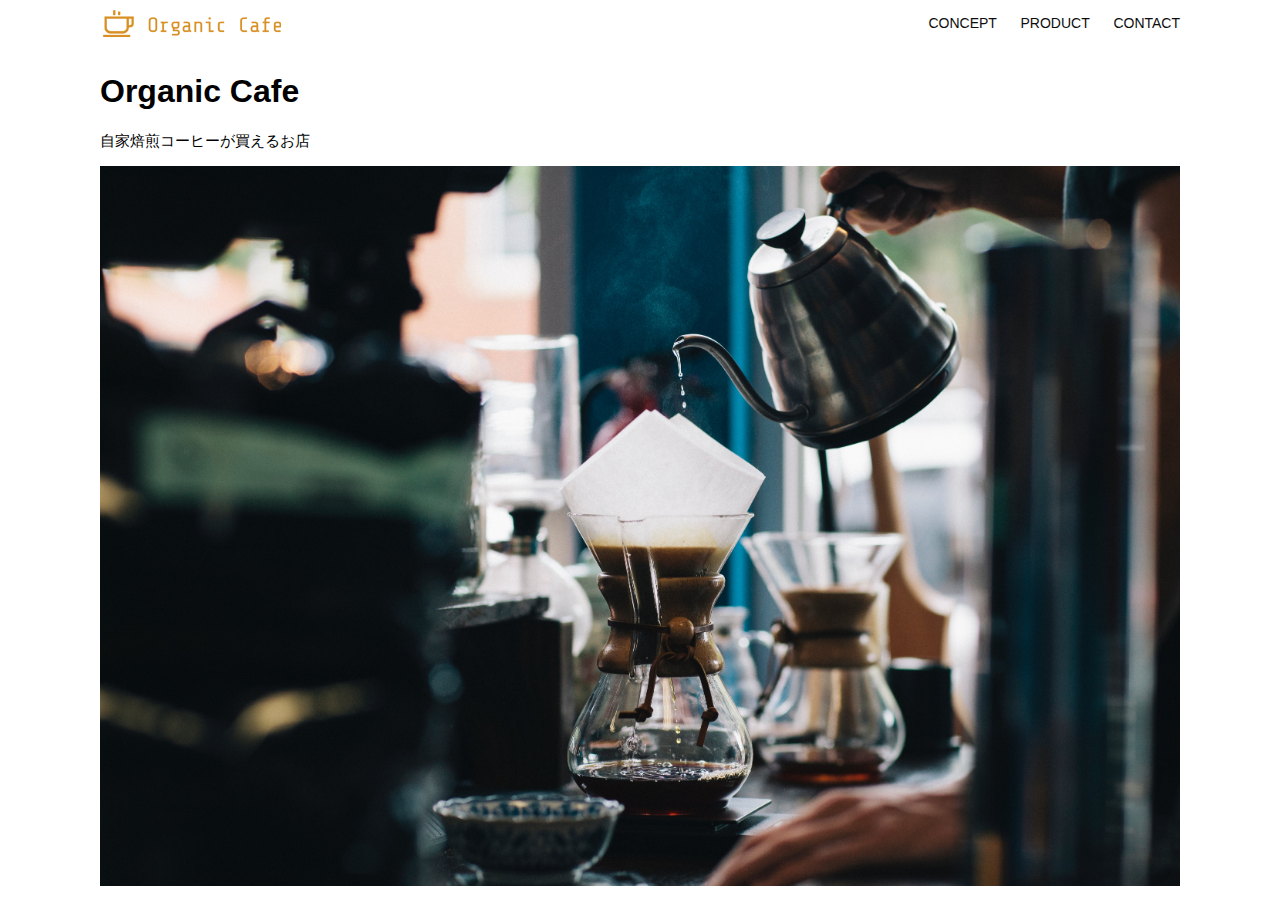
<file: html-css-kadai_013/index.html>
<!DOCTYPE html>
<html>
  <head>
    <title>Organic Cafe</title>
    <meta charset="UTF-8" />
    <meta
      name="description"
      content="自家焙煎のコーヒーがお家で楽しめるOrganic Cafe"
    />
    <meta name="viewport" content="width=device-width, initial-scale=1.0" />
    <link rel="stylesheet" href="style.css" />
  </head>
  <body>
    <!-- ヘッダー -->
    <header>
      <!-- ロゴ -->
      <a href="index.html" id="logo"
        ><img src="images/logo.png" alt="トップページに戻る"
      /></a>

      <!-- PC用ナビゲーション -->
      <nav id="nav-pc">
        <a href="index.html#concept">CONCEPT</a>
        <a href="index.html#product">PRODUCT</a>
        <a href="index.html#contact">CONTACT</a>
      </nav>

      <!-- スマホ用メニューボタン -->
     <img id="menu-sp" src="images/button-menu.png" alt="ナビゲーションを開く" onclick="document.getElementById('nav-sp').style.display = 'block'">

     <!--課題の内容
Step3. SP向けのナビゲーションを追加
Step2.の下にSP向けのナビゲーションを追加します。
タグ要素：nav属性：id：nav-spタグ要素：nav配下、img
属性id：close/src：imagesフォルダ内のbutton-close.png/alt：ナビゲーションを閉じる/onclick：document.getElementById('nav-sp').style.display = 'none'/タグ要素：nav配下、a
属性id：logo-sp/href：index.html/onclick：/document.getElementById('nav-sp').style.display = 'none'
内容img要素/src：imagesフォルダ内のlogo-sp.png/alt：トップページに戻る/タグ要素：nav配下、a
属性/class：menu/href：index.html#concept/onclick：/document.getElementById('nav-sp').style.display = 'none'
内容/CONCEPT/タグ要素：nav配下、a
属性class：menu/href：index.html#product/onclick：/document.getElementById('nav-sp').style.display = 'none'
内容/PRODUCT/タグ要素：nav配下、a
属性class：menu/href：index.html#contact/onclick：/document.getElementById('nav-sp').style.display = 'none'
内容/CONTACT　-->

     <!--スマホ用ナビゲーション-->
     <nav id="nav-sp">
      <img id="close" src="images/button-close.png" alt="ナビゲーションを閉じる" onclick="document.getElementById('nav-sp').style.display = 'none'">
      <a id="logo-sp" href="index.html" onclick="document.getElemetById('nav-sp').style.display ='none'">
      <img src="images/logo-sp.png" alt="トップページに戻る" ></a>
      <a class="menu" href="index.html#concept" onclick="document.getElementById('nav-sp').style.display = 'none'">CONCEPT</a>
      <a class="menu" href="index.html#product" onclick="document.getElementById('nav-sp').style.display = 'none'">PRODUCT</a>
      <a class="menu" href="index.html#contact" onclick="document.getElementById('nav-sp').style.display = 'none'">CONTACT</a>
     </nav>

     
    </header>
    <main>
      <article>
        <!-- メインビジュアル -->
        <section id="main-visual">
          <div id="main-message">
            <h1>Organic Cafe</h1>
            <p>自家焙煎コーヒーが買えるお店</p>
          </div>
          <img
            src="images/main-image.jpg"
            alt="コーヒーをハンドドリップで淹れる画像"
          />
        </section>
      </article>
    </main>
  </body>
</html>
</file>
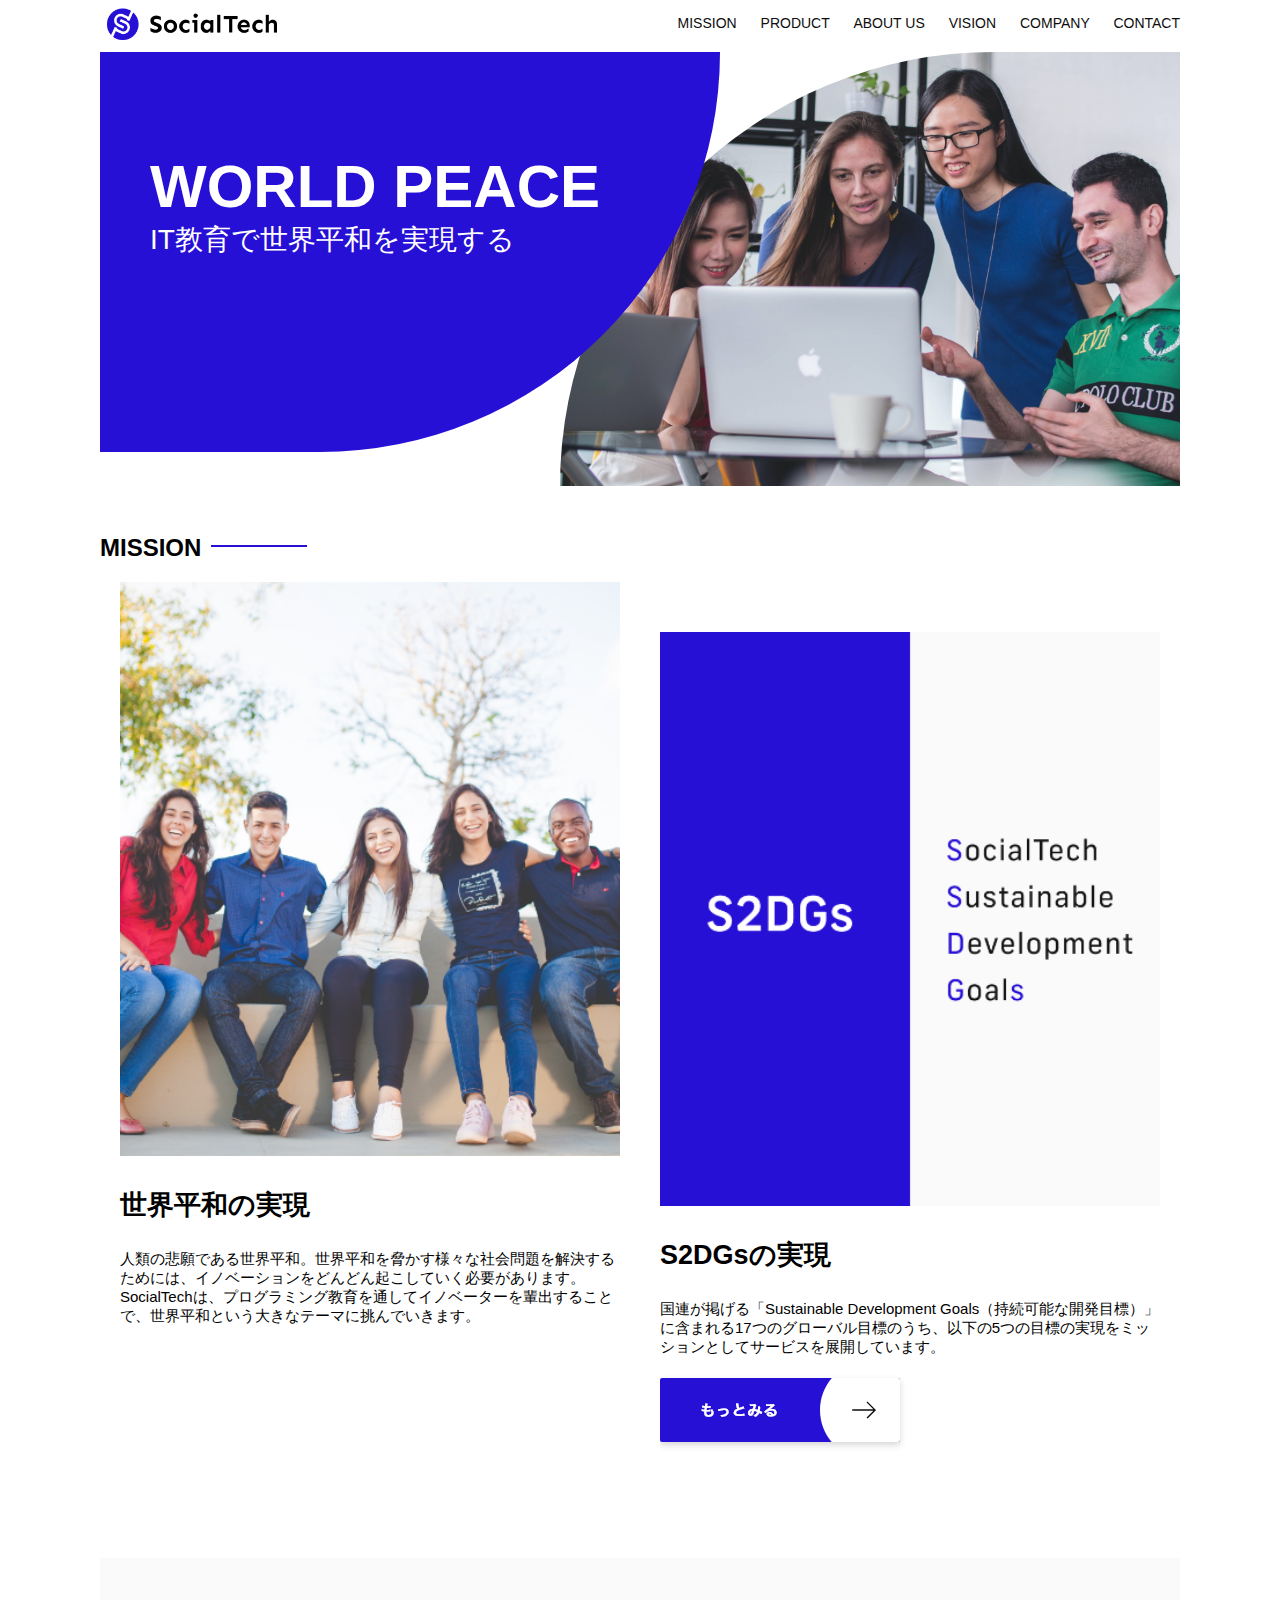
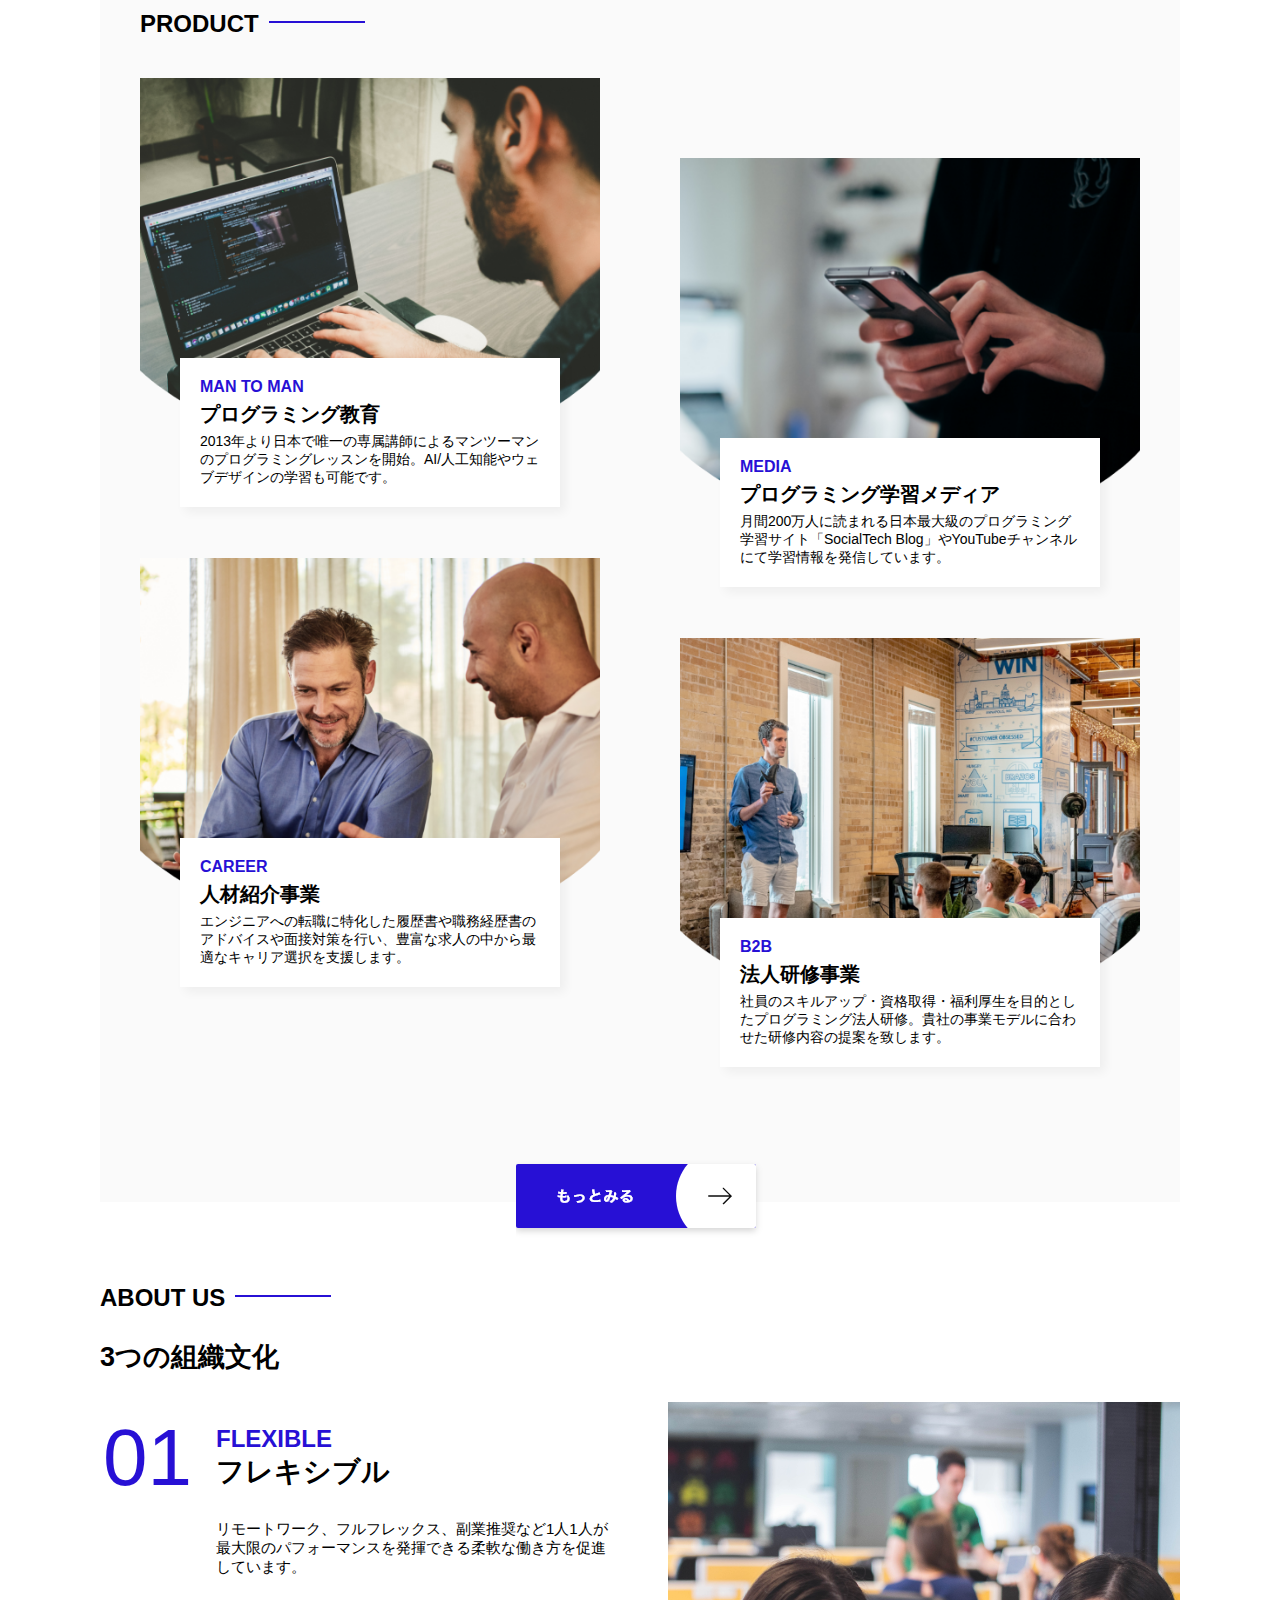
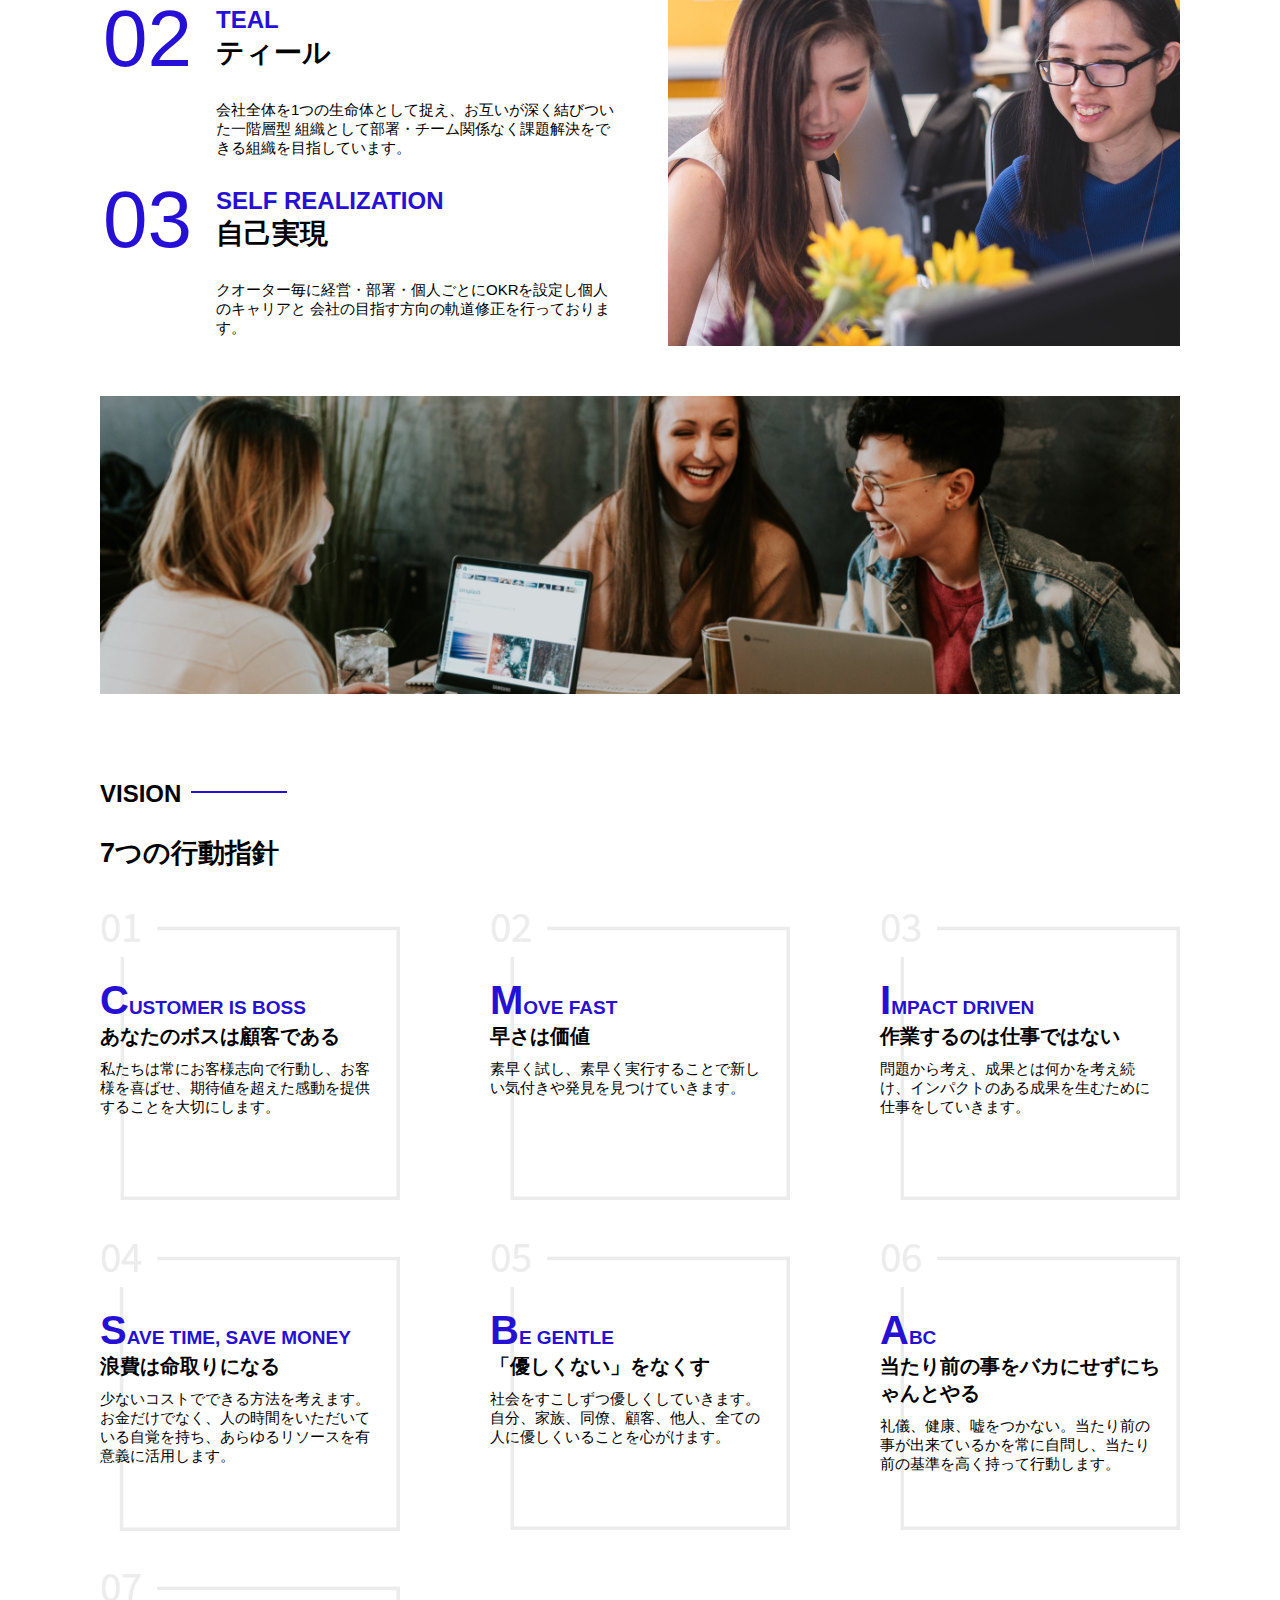
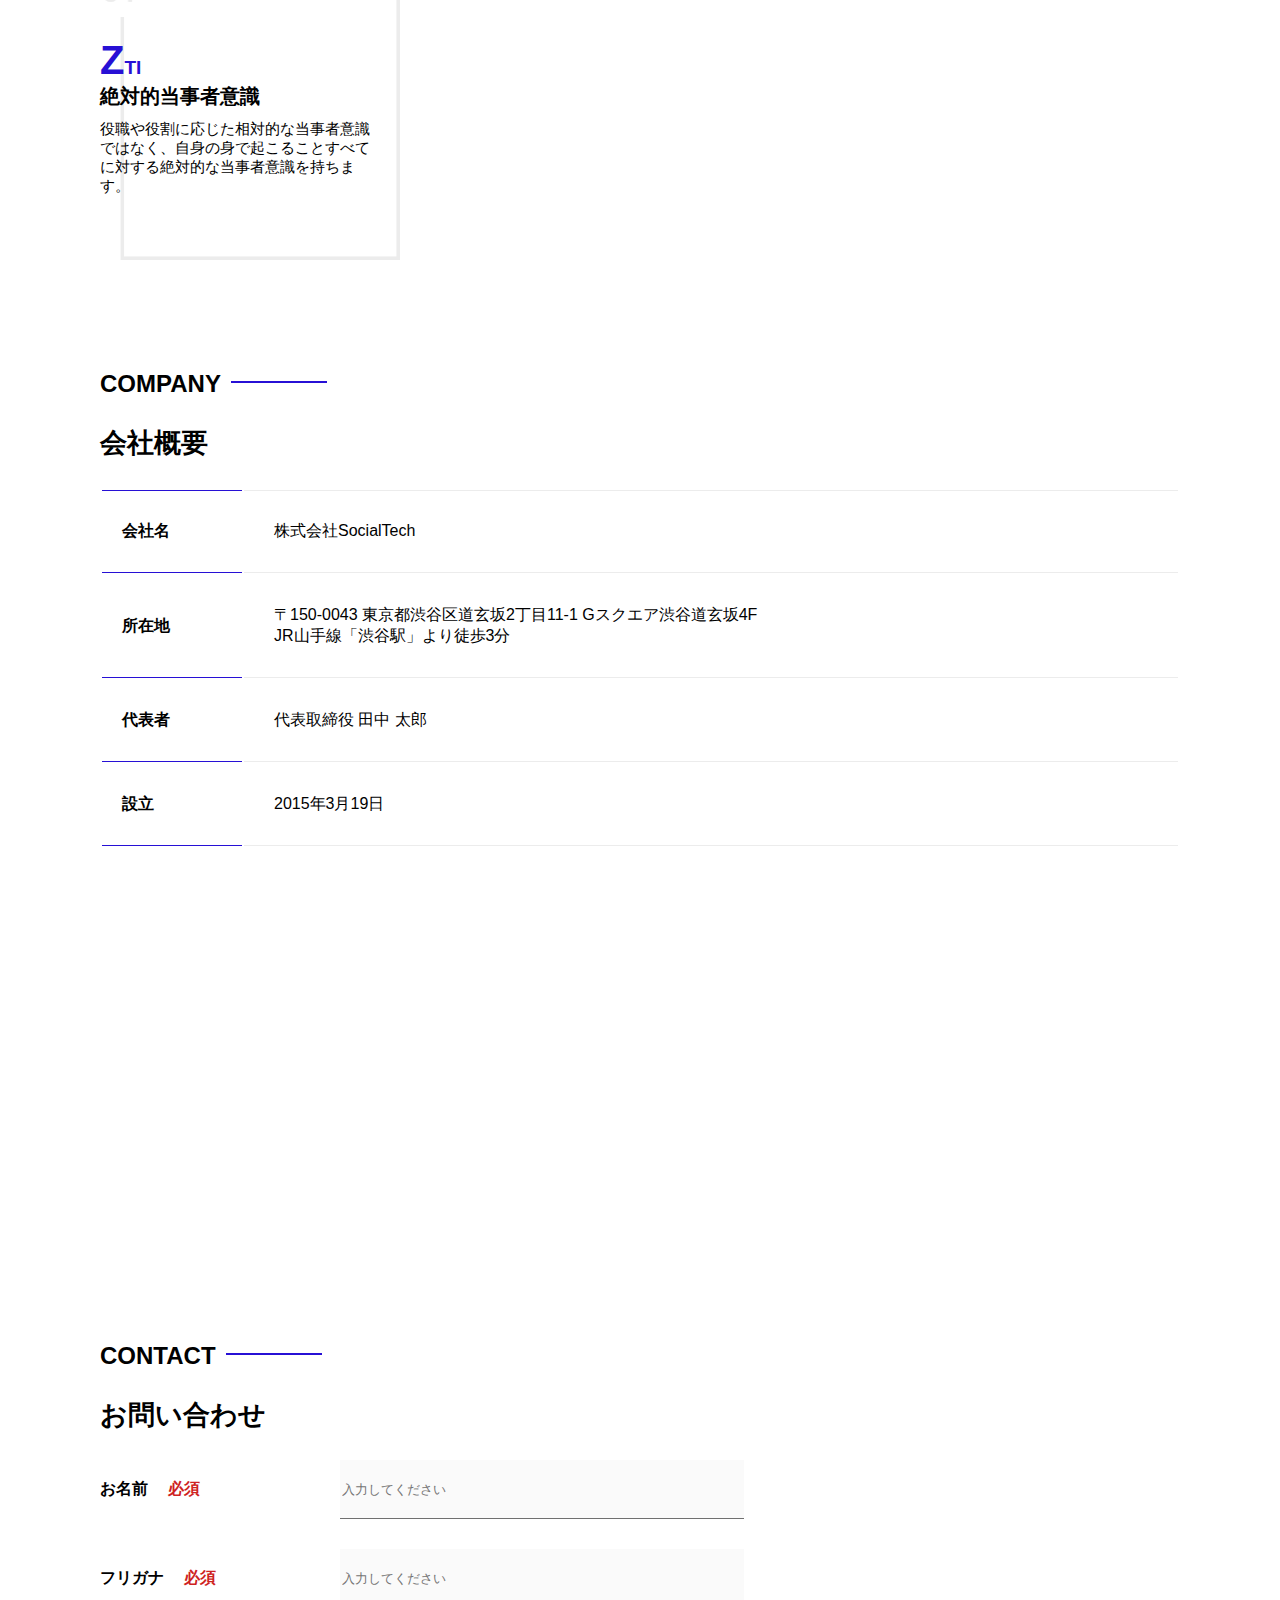
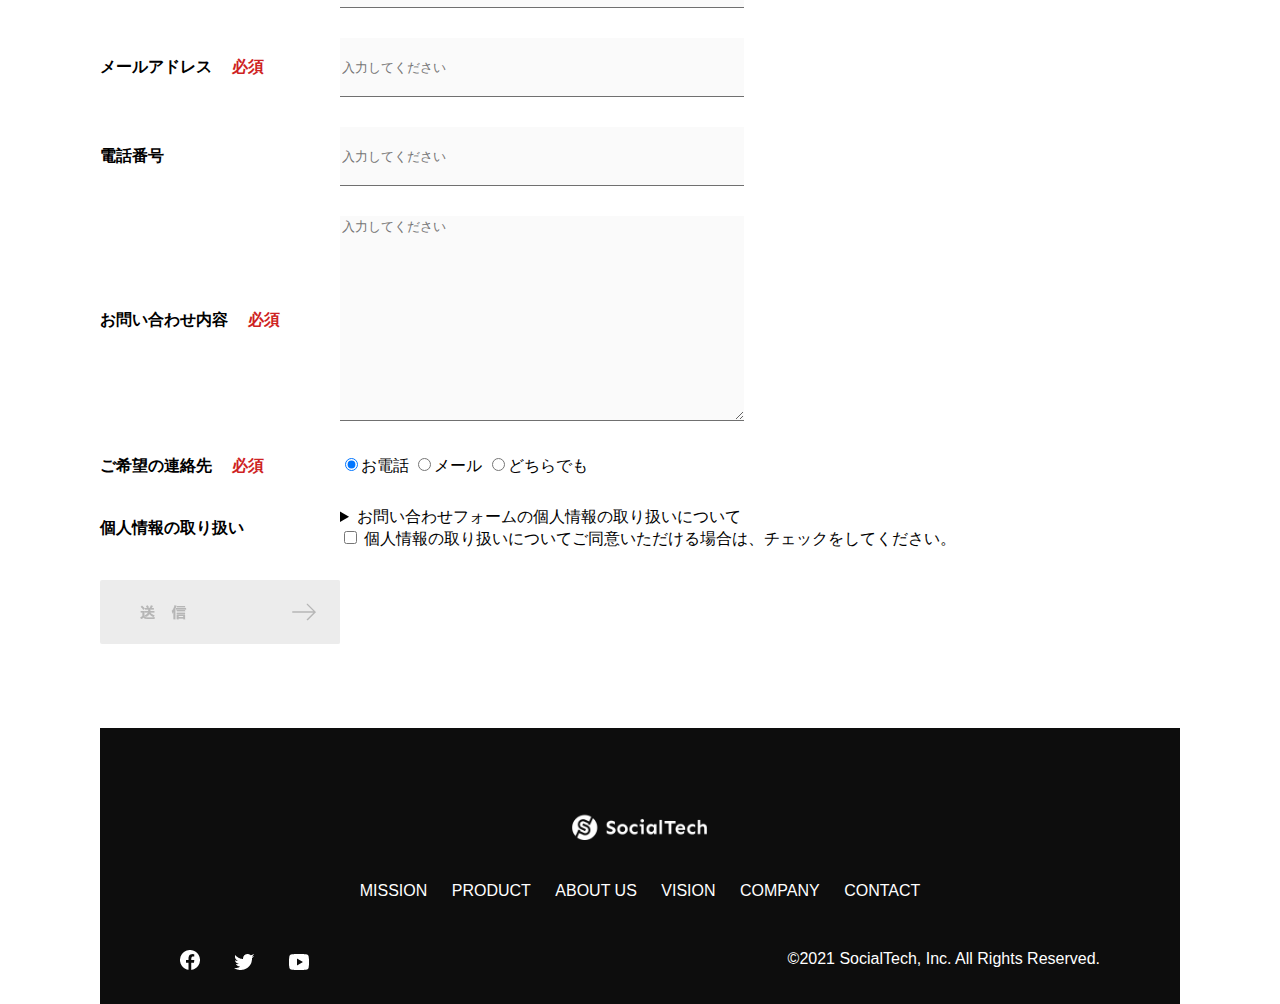
<file: kadai_tutorial_output/index.html>
<!DOCTYPE html>
<html>
  <head>
    <title>SocialTeah</title>
    <meta charset="UTF-8">
    <meta name="description" content="SocialTeahはEdTeah業界のリーディングカンパニーを目指します。">
    <meta name="viewport" content="width=device-width, initial-scale=1.0">
    <link rel="stylesheet" href="style.css">
  </head>

  <body>
    <!-- ヘッダー -->
   <header>
     <!-- ロゴ -->
     <a href="index.html" id="logo"><img src="images/logo.png" alt="トップページに戻る"></a>

     <!-- PC用ナビゲーション -->
     <nav id="nav-pc">
        <a href="mission.html">MISSION</a>
        <a href="product.html">PRODUCT</a>
        <a href="index.html#aboutus">ABOUT US</a>
        <a href="index.html#vision">VISION</a>
        <a href="index.html#company">COMPANY</a>
        <a href="index.html#contact">CONTACT</a>
      </nav>
        <!-- スマホ用メニューボタン -->
     <img id="menu-sp" src="images/button-menu.png" alt="ナビゲーションを開く" onclick="document.getElementById('nav-sp').style.display = 'block'">

        <!-- スマホ用ナビゲーション -->
        <nav id="nav-sp">
            <img id="close" src="images/button-close.png" alt="ナビゲーションを閉じる" onclick="document.getElementById('nav-sp').style.display = 'none'">
            <a id="logo-sp" href="index.html" onclick="document.getElementById('nav-sp').style.display = 'none'"><img
                src="images/logo-sp.png" alt="トップページに戻る"></a>
            <a class="menu" href="mission.html" onclick="document.getElementById('nav-sp').style.display = 'none'">MISSION</a>
            <a class="menu" href="product.html" onclick="document.getElementById('nav-sp').style.display = 'none'">PRODUCT</a>
            <a class="menu" href="index.html#aboutus" onclick="document.getElementById('nav-sp').style.display = 'none'">ABOUT
              US</a>
            <a class="menu" href="index.html#vision"
              onclick="document.getElementById('nav-sp').style.display = 'none'">VISION</a>
            <a class="menu" href="index.html#company"
              onclick="document.getElementById('nav-sp').style.display = 'none'">COMPANY</a>
            <a class="menu" href="index.html#contact"
              onclick="document.getElementById('nav-sp').style.display = 'none'">CONTACT</a>
            <div id="sns">
              <a href="https://www.facebook.com/sejuku2013"><img src="images/button-facebook.png" alt="Facebookのリンク"></a>
              <a href="https://twitter.com/samuraijuku"><img src="images/button-twitter.png" alt="Twitterのリンク"></a>
              <a href="https://www.youtube.com/channel/UCCFOQO5aDK0xXam4cUQXT8g"><img src="images/button-youtube.png" alt="YouTubeのリンク"></a>
            </div>
          </nav>

   </header>
  
  <!--======== 後略 ========-->
  
   <main>
    <article>
         <!-- メインビジュアル -->
       <section id="main-visual">
        <div id="main-message">
            <h1>WORLD PEACE</h1>
            <p>IT教育で世界平和を実現する</p>
        </div>
        <img src="images/index/index-main.png" alt="PCの周りに集まる多国籍の仲間たち">
    </section>
         <!--ミッション-->
       <section id="mission">
        <h2 class="index-h2">MISSION</h2>
        <div id="mission-flex">
          <div>
            <img id="mission-photo" src="images/index/index-mission.png" alt="屋外のベンチで写真を撮影する多国籍の仲間たち">
            <h3>世界平和の実現</h3>
            <p>
              人類の悲願である世界平和。世界平和を脅かす様々な社会問題を解決するためには、イノベーションをどんどん起こしていく必要があります。SocialTechは、プログラミング教育を通してイノベーターを輩出することで、世界平和という大きなテーマに挑んでいきます。
            </p>
          </div>
          <div>
            <img id="s2dgs" src="images/index/s2dgs.png" alt="S2DGs">
             <h3>S2DGsの実現</h3>
             <p>国連が掲げる「Sustainable Development Goals（持続可能な開発目標）」に含まれる17つのグローバル目標のうち、以下の5つの目標の実現をミッションとしてサービスを展開しています。</p>
             <a href="mission.html">
               <img src="images/button-more.png" alt="もっとみる">
             </a>
          </div>
        </div>
      </section>
       <!-- プロダクト -->
       <section id="product">
        <h2 class="index-h2">PRODUCT</h2>
        <div>
          <div id="product-left">
          <div>
            <img class="product-photo" src="images/index/index-mantoman.png" alt="PCでコードを書く男性">
            <div class="product-explain">
              <span>MAN TO MAN</span>
              <h3>プログラミング教育</h3>
              <p>2013年より日本で唯一の専属講師によるマンツーマンのプログラミングレッスンを開始。AI/人工知能やウェブデザインの学習も可能です。</p>
            </div>
          </div>
          <div>
            <img class="product-photo" src="images/index/index-career.png" alt="笑顔で話し合う2人の男性">
            <div class="product-explain">
              <span>CAREER</span>
              <h3>人材紹介事業</h3>
              <p>エンジニアへの転職に特化した履歴書や職務経歴書のアドバイスや面接対策を行い、豊富な求人の中から最適なキャリア選択を支援します。</p>
            </div>
          </div>
          </div>
          <div id="product-right">
            <div>
                <img class="product-photo" src="images/index/index-media.png" alt="スマートフォンを操作する人">
                <div class="product-explain">
                  <span>MEDIA</span>
                  <h3>プログラミング学習メディア</h3>
                  <p>月間200万人に読まれる日本最大級のプログラミング学習サイト「SocialTech Blog」やYouTubeチャンネルにて学習情報を発信しています。</p>
                </div>
              </div>
              <div>
                <img class="product-photo" src="images/index/index-b2b.png" alt="講演中の男性とそれを聴く人々">
                <div class="product-explain">
                  <span>B2B</span>
                  <h3>法人研修事業</h3>
                  <p>社員のスキルアップ・資格取得・福利厚生を目的としたプログラミング法人研修。貴社の事業モデルに合わせた研修内容の提案を致します。</p>
                </div>
              </div>
            </div>
          </div>
          <div>
            <a id="product-more" href="product.html">
              <img src="images/button-more.png" alt="もっとみる">
            </a>
          </div>
          </div>
        </div>
      </section>
       <!---ABOUT US-->
       <section id="aboutus">
        <h2 class="index-h2">ABOUT US</h2>
        <h3>3つの組織文化</h3>
        <div>
            <table class="culture-table">
                <tr>
                  <td>
                    <span class="culture-num">01</span>
                  </td>
                  <td>
                    <span class="culture-en">FLEXIBLE</span>
                    <span class="culture-jp">フレキシブル</span>
                  </td>
                </tr>
                <tr>
                  <td>
                    <!--空のセル-->
                  </td>
                  <td>
                    <p class="culture-description">
                      リモートワーク、フルフレックス、副業推奨など1人1人が最大限のパフォーマンスを発揮できる柔軟な働き方を促進しています。
                    </p>
                  </td>
                </tr>
                <tr>
                  <td>
                    <span class="culture-num">02</span>
                  </td>
                  <td>
                    <span class="culture-en">TEAL</span>
                    <span class="culture-jp">ティール</span>
                  </td>
                </tr>
                <tr>
                  <td>
                    <!--空のセル-->
                  </td>
                  <td>
                    <p class="culture-description">
                      会社全体を1つの生命体として捉え、お互いが深く結びついた一階層型
                      組織として部署・チーム関係なく課題解決をできる組織を目指しています。
                    </p>
                  </td>
                </tr>
                <tr>
                  <td>
                    <span class="culture-num">03</span>
                  </td>
                  <td>
                    <span class="culture-en">SELF REALIZATION</span>
                    <span class="culture-jp">自己実現</span>
                  </td>
                </tr>
                <tr>
                  <td>
                    <!--空のセル-->
                  </td>
                  <td>
                    <p class="culture-description">
                      クオーター毎に経営・部署・個人ごとにOKRを設定し個人のキャリアと
                      会社の目指す方向の軌道修正を行っております。
                    </p>
                  </td>
                </tr>
              </table>
              <img class="culture-img" src="images/index/index-aboutus1.png" alt="笑顔で話し合う2人の女性">
        </div>
        <img class="culture-img2" src="images/index/index-aboutus2.png" alt="笑顔で話し合う3人の男女">
      </section>
       <!-- VISION -->
       <section id="vision">
        <h2 class="index-h2">VISION</h2>
        <h3>7つの行動指針</h3>
        <div>
            <div class="vision-box">
                <img src="images/index/vision-01.png" alt="01">
                <span>
                  <h4>CUSTOMER IS BOSS</h4>
                  <h5>あなたのボスは顧客である</h5>
                  <p>私たちは常にお客様志向で行動し、お客様を喜ばせ、期待値を超えた感動を提供することを大切にします。</p>
                </span>
              </div>
              <div class="vision-box">
                <img src="images/index/vision-02.png" alt="02">
                <span>
                  <h4>MOVE FAST</h4>
                  <h5>早さは価値</h5>
                  <p>素早く試し、素早く実行することで新しい気付きや発見を見つけていきます。</p>
                </span>
              </div>
              <div class="vision-box">
                <img src="images/index/vision-03.png" alt="03">
                <span>
                  <h4>IMPACT DRIVEN</h4>
                  <h5>作業するのは仕事ではない</h5>
                  <p>問題から考え、成果とは何かを考え続け、インパクトのある成果を生むために仕事をしていきます。</p>
                </span>
              </div>
              <div class="vision-box">
                <img src="images/index//vision-04.png" alt="04">
                <span>
                  <h4>SAVE TIME, SAVE MONEY</h4>
                  <h5>浪費は命取りになる</h5>
                  <p>少ないコストでできる方法を考えます。お金だけでなく、人の時間をいただいている自覚を持ち、あらゆるリソースを有意義に活用します。</p>
                </span>
              </div>
              <div class="vision-box">
                <img src="images/index/vision-05.png" alt="05">
                <span>
                  <h4>BE GENTLE</h4>
                  <h5>「優しくない」をなくす</h5>
                  <p>社会をすこしずつ優しくしていきます。自分、家族、同僚、顧客、他人、全ての人に優しくいることを心がけます。</p>
                </span>
              </div>
              <div class="vision-box">
                <img src="images/index/vision-06.png" alt="06">
                <span>
                  <h4>ABC</h4>
                  <h5>当たり前の事をバカにせずにちゃんとやる</h5>
                  <p>礼儀、健康、嘘をつかない。当たり前の事が出来ているかを常に自問し、当たり前の基準を高く持って行動します。</p>
                </span>
              </div>
              <div class="vision-box">
                <img src="images/index/vision-07.png" alt="07">
                <span>
                  <h4>ZTI</h4>
                  <h5>絶対的当事者意識</h5>
                  <p>役職や役割に応じた相対的な当事者意識ではなく、自身の身で起こることすべてに対する絶対的な当事者意識を持ちます。</p>
                </span>
              </div>
        </div>
      </section>
        <!-- COMPANY -->
        <section id="company">
            <h2 class="index-h2">COMPANY</h2>
            <h3>会社概要</h3>
            <table id="company-table">
                <tr>
                  <th class="tableheader-first">会社名</th>
                  <td class="cell-first">株式会社SocialTech</td>
                </tr>
                <tr>
                  <th class="tableheader">所在地</th>
                  <td class="cell">〒150-0043 東京都渋谷区道玄坂2丁目11-1 Gスクエア渋谷道玄坂4F<br>JR山手線「渋谷駅」より徒歩3分</td>
                </tr>
                <tr>
                  <th class="tableheader">代表者</th>
                  <td class="cell">代表取締役 田中 太郎</td>
                </tr>
                <tr>
                  <th class="tableheader">設立</th>
                  <td class="cell">2015年3月19日</td>
                </tr>
              </table>
              <iframe
              src="https://www.google.com/maps/embed?pb=!1m18!1m12!1m3!1d3241.7759544892483!2d139.69399665123464!3d35.65789123876098!2m3!1f0!2f0!3f0!3m2!1i1024!2i768!4f13.1!3m3!1m2!1s0x60188caa0042e8d1%3A0xba130bea826a7aa2!2z44CSMTUwLTAwNDMg5p2x5Lqs6YO95riL6LC35Yy66YGT546E5Z2C77yS5LiB55uu77yR77yR4oiS77yR!5e0!3m2!1sja!2sjp!4v1636872991912!5m2!1sja!2sjp"
              style="border:0;" allowfullscreen="" loading="lazy">
            </iframe>
          </section>
           <!-- お問い合わせフォーム -->
       <section id="contact">
        <h2 class="index-h2">CONTACT</h2>
        <h3>お問い合わせ</h3>
          <!-- STATIC FORMSのフォームタグ -->
            <form action="https://api.staticforms.xyz/submit" method="post">
              <input type="text" name="honeypot" style="display:none">
              <!-- STATIC FORMSのアクセスキー -->
              <input type="hidden" name="accessKey" value=" 9bab0ab9-64a1-4857-87b2-73a54c864cc0">
              <!--メールのタイトル-->
              <input type="hidden" name="subject" value="お問い合わせフォーム" />
              <!--送信先のメールアドレスをvalueに設定する-->
              <input type="hidden" name="replyTo" value="xxseiyaxx1118@gmail.com">
              <!--redirectToのURLは公開後のURLへリンクする-->
              <input type="hidden" name="redirectTo" value="">
            <div>
                <div class="contact-heading">
                  <label class="contact-label">お名前<span class="contact-span">必須</span></label>
                </div>
                <div>
                  <input type="text" name="name" placeholder="入力してください" class="contact-textbox">
                </div>
              </div>
              <div>
                <div class="contact-heading">
                  <label class="contact-label">フリガナ<span class="contact-span">必須</span></label>
                </div>
                <div>
                  <input type="text" name="hurigana" placeholder="入力してください" class="contact-textbox">
                </div>
              </div>
              <div>
                <div class="contact-heading">
                  <label class="contact-label">メールアドレス<span class="contact-span">必須</span></label>
                </div>
                <div>
                  <input type="text" name="email" placeholder="入力してください" class="contact-textbox">
                </div>
              </div>
              <div>
                <div class="contact-heading">
                  <label class="contact-label">電話番号</label>
                </div>
                <div>
                  <input type="text" name="tel" placeholder="入力してください" class="contact-textbox">
                </div>
              </div>
              <div>
                <div class="contact-heading">
                  <label class="contact-label">お問い合わせ内容<span class="contact-span">必須</span></label>
                </div>
                <div>
                  <textarea class="contact-textarea" placeholder="入力してください" name="message"></textarea>
                </div>
              </div>
              <div>
                <div class="contact-heading">
                  <label class="contact-label">ご希望の連絡先<span class="contact-span">必須</span></label>
                </div>
                <div>
                  <input class="radiobutton" type="radio" value="tel" name="contact" checked><label>お電話</label>
                  <input class="radiobutton" type="radio" value="mail" name="contact"><label>メール</label>
                  <input class="radiobutton" type="radio" value="both" name="contact"><label>どちらでも</label>
                </div>
              </div>
              <div>
                <div class="contact-heading">
                  <label class="contact-label">個人情報の取り扱い</label>
                </div>
                <div>
                  <details>
                    <summary>お問い合わせフォームの個人情報の取り扱いについて</summary>
                    <div>
                      <span>１．組織の名称又は氏名</span><br>
                      株式会社SocialTech<br><br>
                      <span>２．個人情報保護管理者（若しくはその代理人）の氏名又は職名、所属及び連絡先
                        鈴木 一郎 コーポレート部</span><br>
                      メールアドレス：support@socialtech.net<br>
                      TEL：03-xxxx-xxxx<br>
                      <span>３．個人情報の利用目的</span><br>
                      ・本サービス及び本サービスに関連する情報の提供又はそれらに関する連絡のため<br>
                      ・ユーザーの本人確認のため<br>
                      ・当社サービスのご案内のため<br>
                      ・当社の商品等の広告または宣伝（電子メールによるものを含むものとします。）<br><br>
                      <span>４．個人情報の取り扱い業務の委託</span><br>
                      個人情報の取扱業務の全部または一部を外部に業務委託する場合があります。<br>
                      その際、弊社は、個人情報を適切に保護できる管理体制を敷き実行していることを条件として<br>
                      委託先を厳選したうえで、機密保持契約を委託先と締結し、お客様の個人情報を厳密に管理させます。<br><br>
                      <span>５．個人情報の開示等の請求</span><br>
                      お客様は、弊社に対してご自身の個人情報の開示等（利用目的の通知、開示、内容の訂正・追加・削除、利用の停止または消去、第三者への提供の停止）に関して、当社問合わせ窓口に申し出ることができます。<br>
                      その際、弊社はお客様ご本人を確認させていただいたうえで、合理的な期間内に対応いたします。<br><br>
                      なお、個人情報に関する弊社問合わせ先は、次の通りです。<br><br>
                      株式会社SocialTech　個人情報問合せ窓口<br>
                      〒150-0043　東京都渋谷区道玄坂2丁目11-1 Ｇスクエア渋谷道玄坂 4F<br>
                      メールアドレス：support@socialtech.net　TEL：03-xxxx-xxxx<br><br>
                      <span>６．個人情報を提供されることの任意性について</span><br><br>
                      お客様がご自身の個人情報を弊社に提供されるか否かは、お客様のご判断によりますが、もしご提供されない場合には、適切なサービスが提供できない場合がありますので予めご了承ください。
                    </div>
                  </details>
                  <input type="checkbox" name="agree">
                  <span>個人情報の取り扱いについてご同意いただける場合は、チェックをしてください。</span>
                </div>
              </div>
              <input type="image" src="images/button-submit.png" alt="送信する">
        </form>
      </section>
    </article>
    <footer>
        <div id="footer-logo">
          <img src="images/logo-sp.png" alt="SocialTech">
        </div>
        <div id="footer-link">
            <a href="mission.html">MISSION</a>
            <a href="product.html">PRODUCT</a>
            <a href="index.html#aboutus">ABOUT US</a>
            <a href="index.html#vision">VISION</a>
            <a href="index.html#company">COMPANY</a>
            <a href="index.html#contact">CONTACT</a>
          </div>
          <div id="sns-footer">
            <a href="https://www.facebook.com/sejuku2013"><img src="images/button-facebook.png" alt="Facebookのリンク"></a>
            <a href="https://twitter.com/samuraijuku"><img src="images/button-twitter.png" alt="Twitterのリンク"></a>
            <a href="https://www.youtube.com/channel/UCCFOQO5aDK0xXam4cUQXT8g"><img src="images/button-youtube.png" alt="YouTubeのリンク"></a>
            <span id="copyright">&copy;2021 SocialTech, Inc. All Rights Reserved. </span>
          </div>
      </footer>
  </main>
  </body>
  </html>
</file>
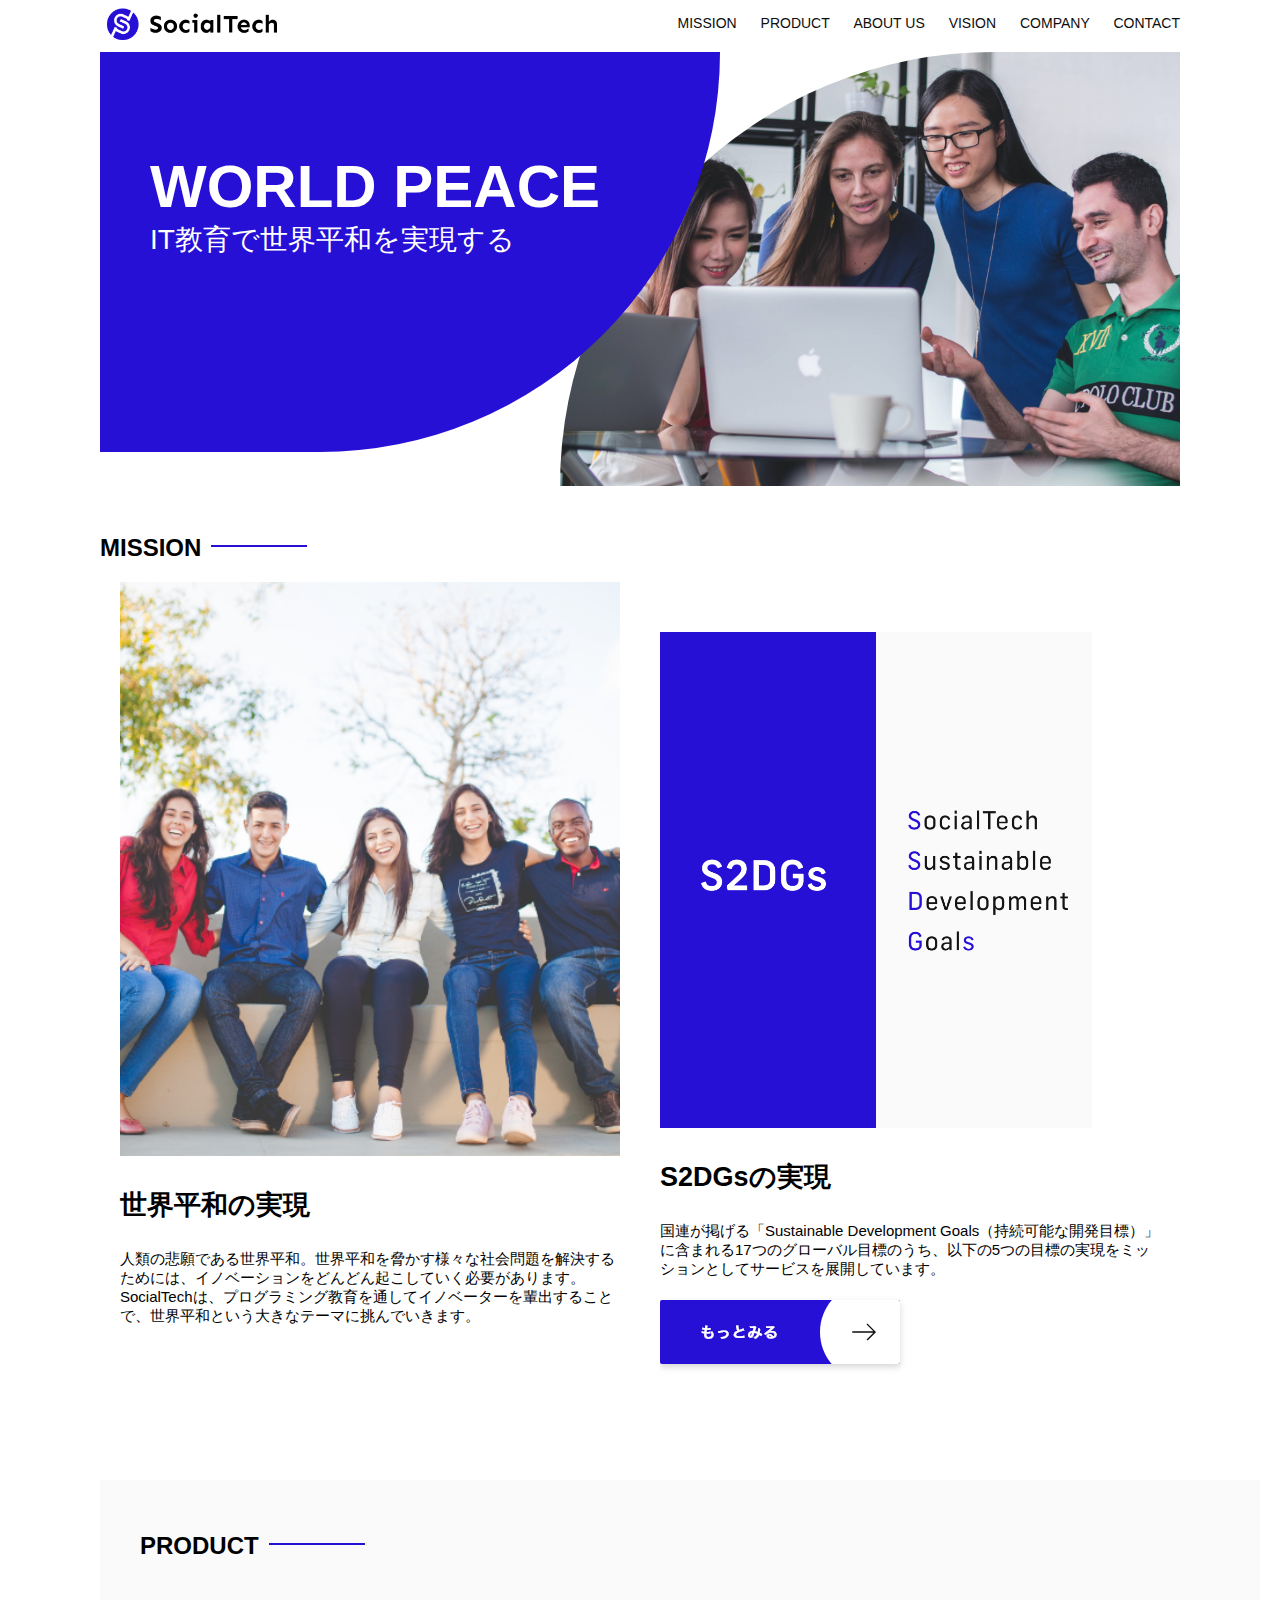
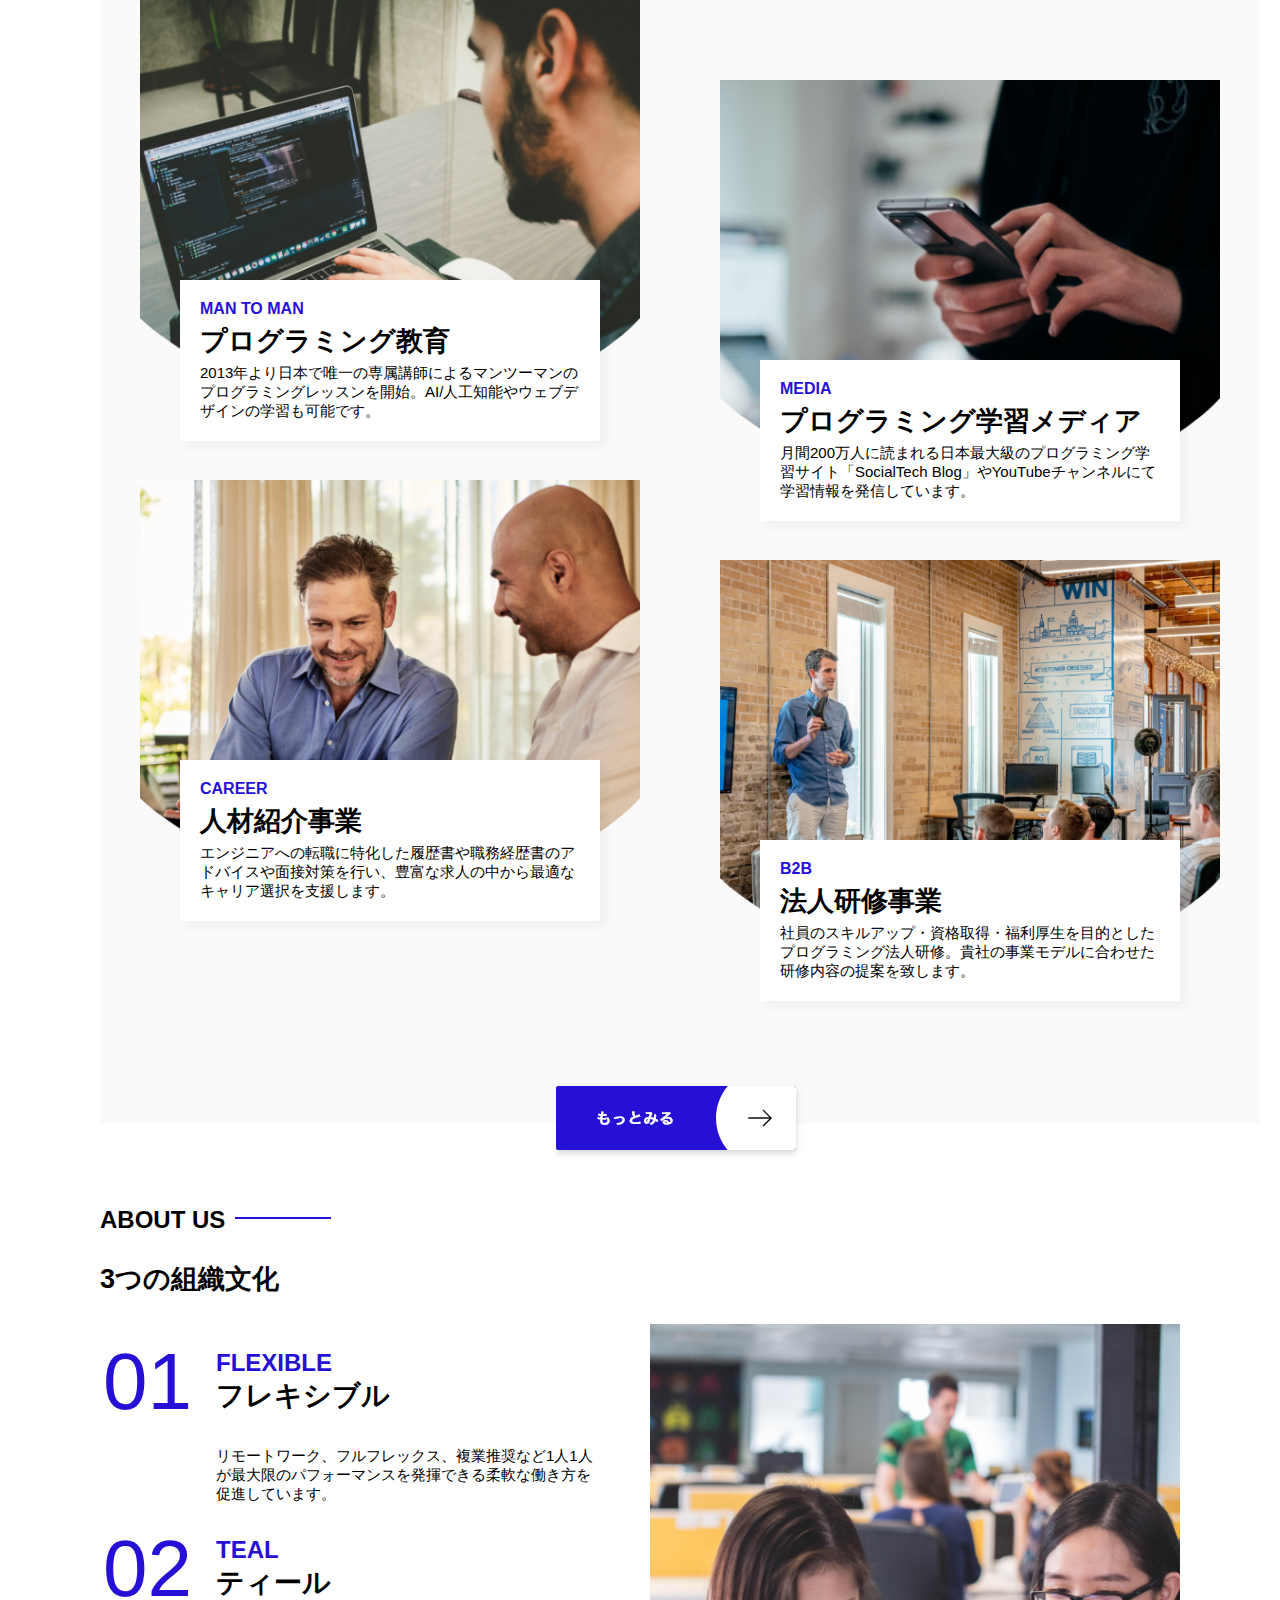
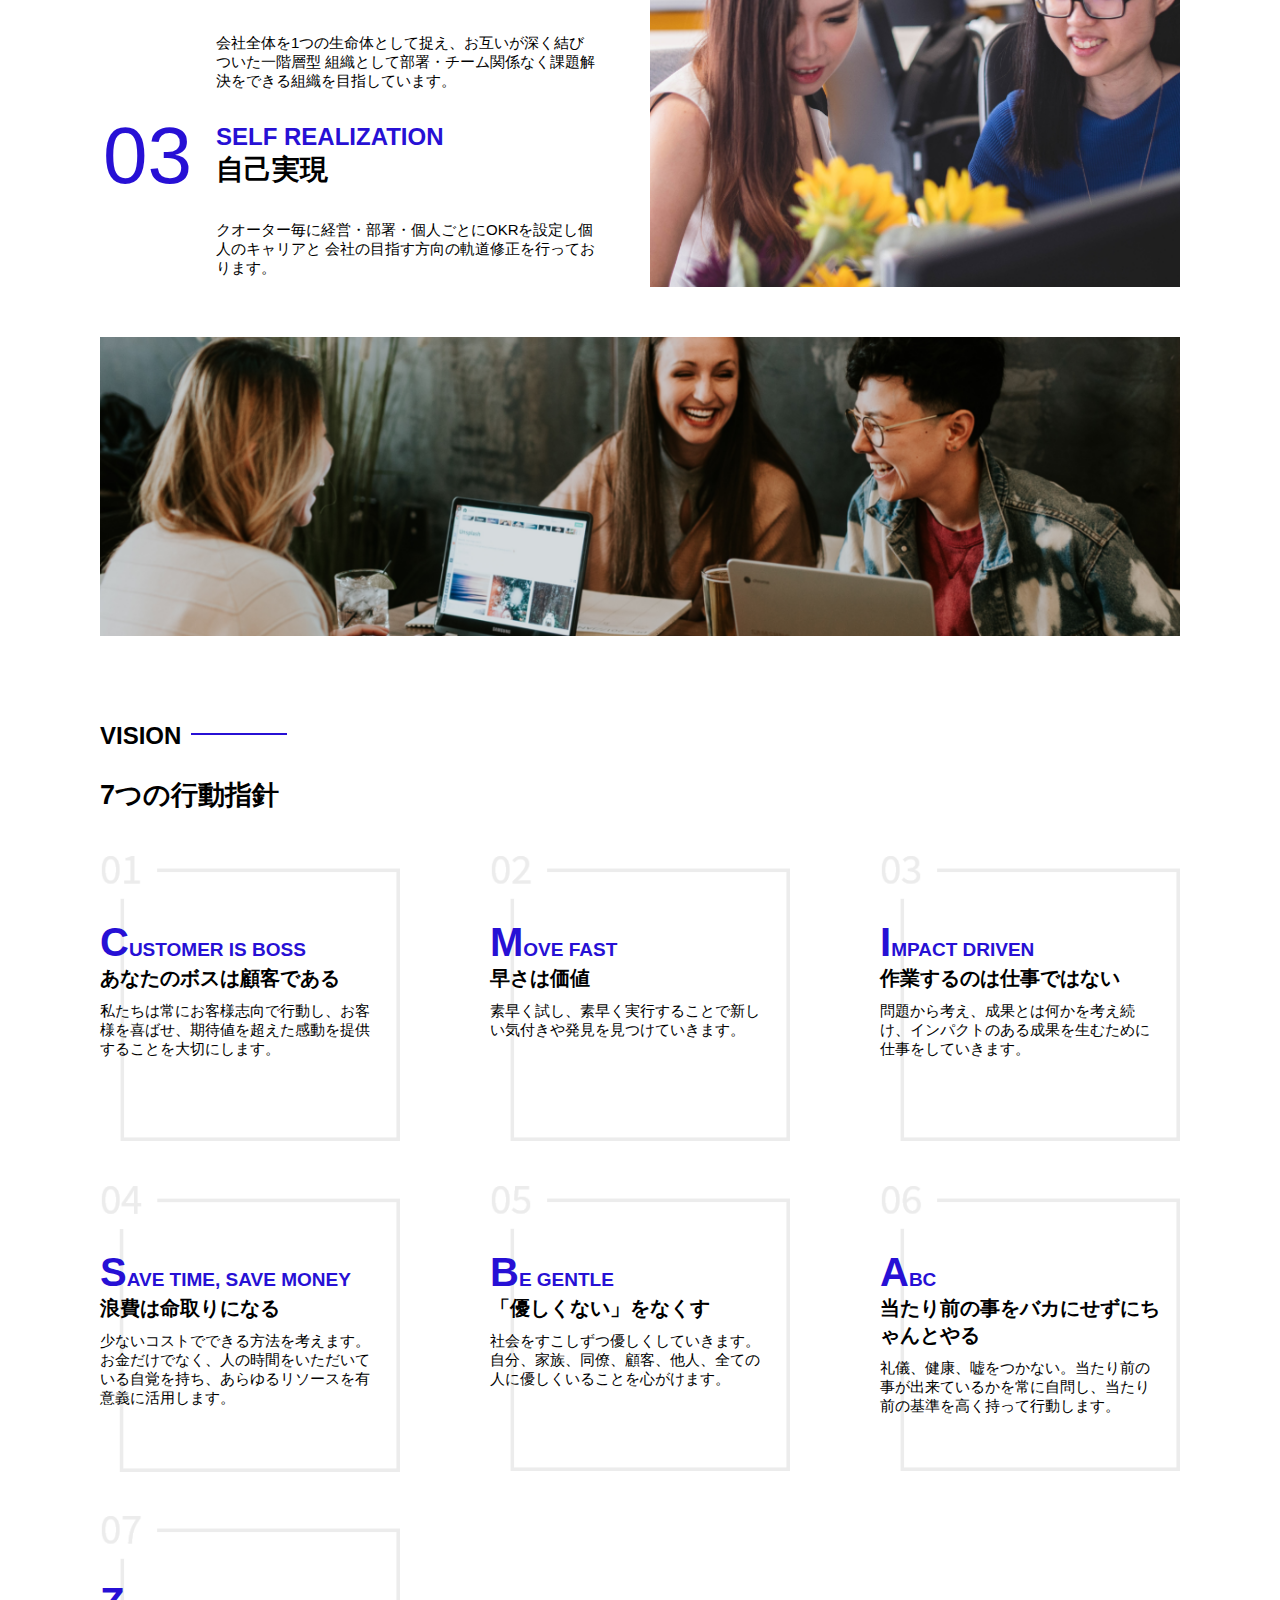
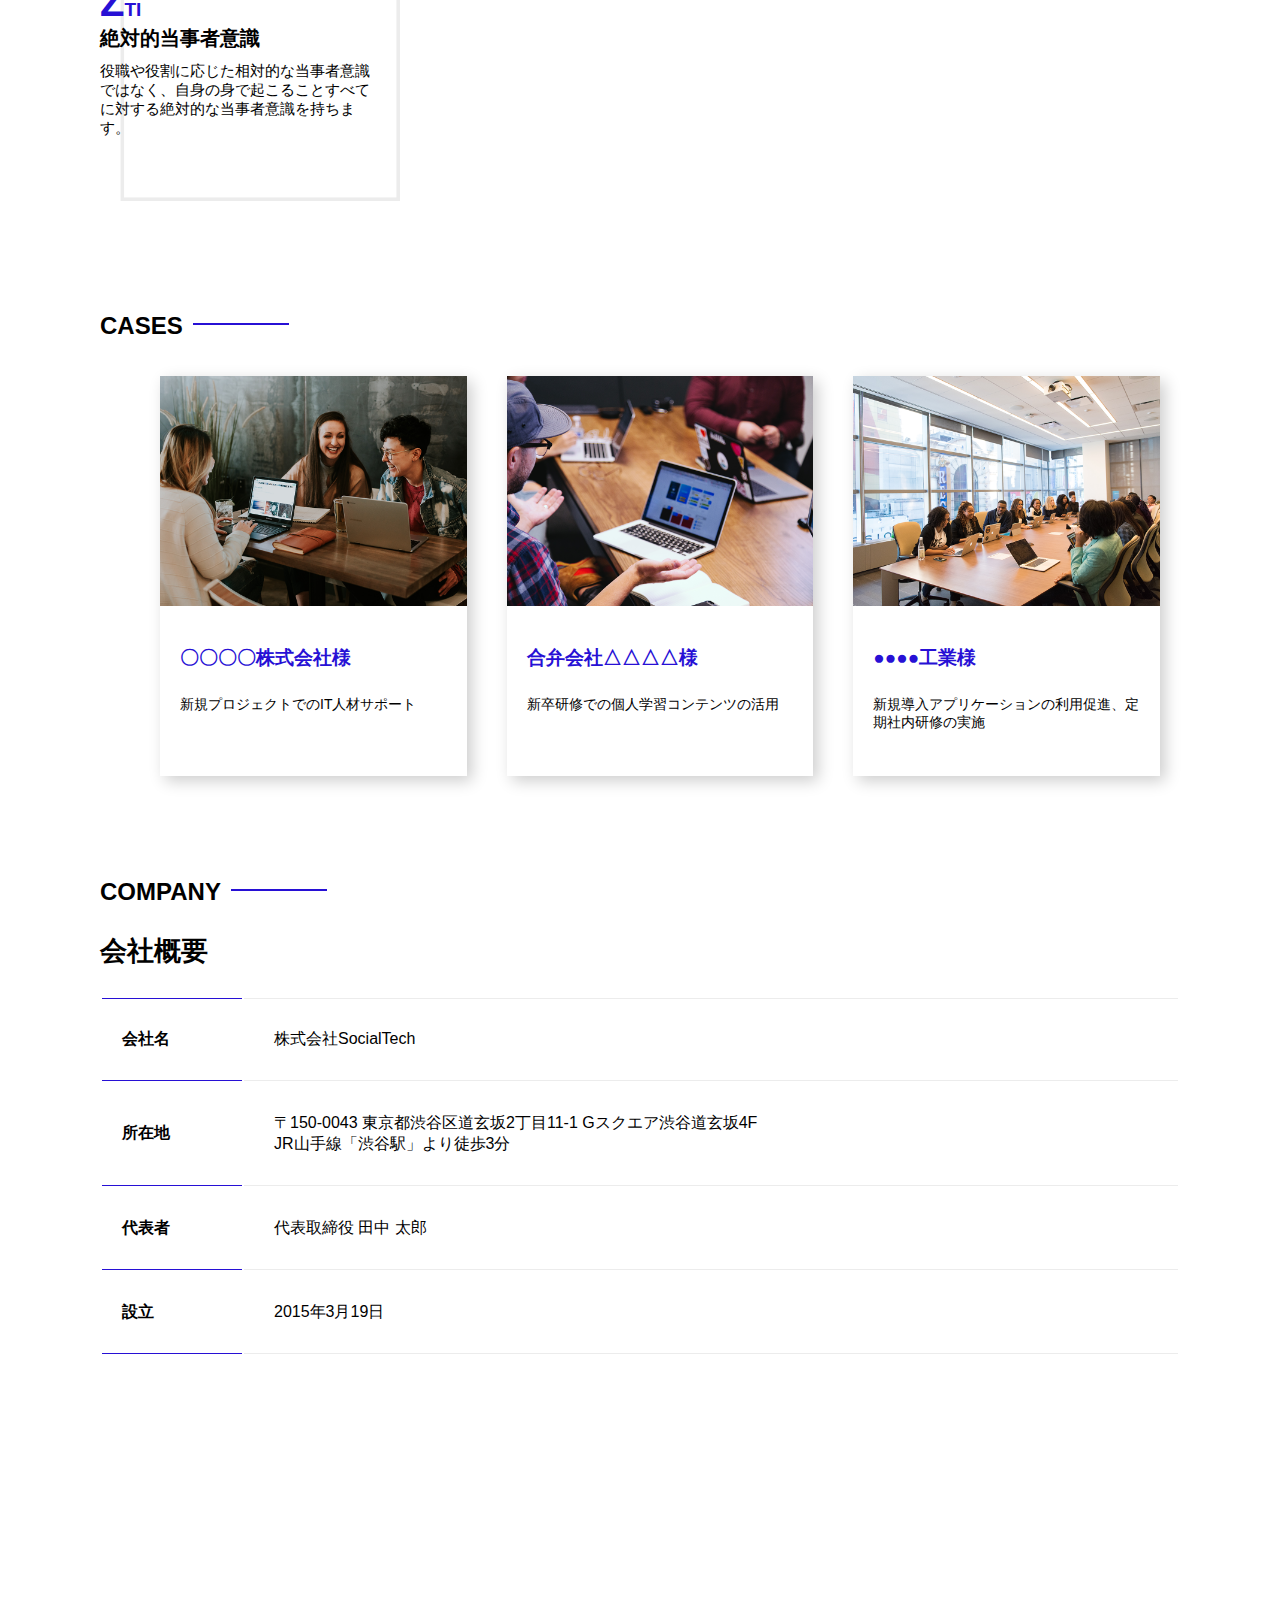
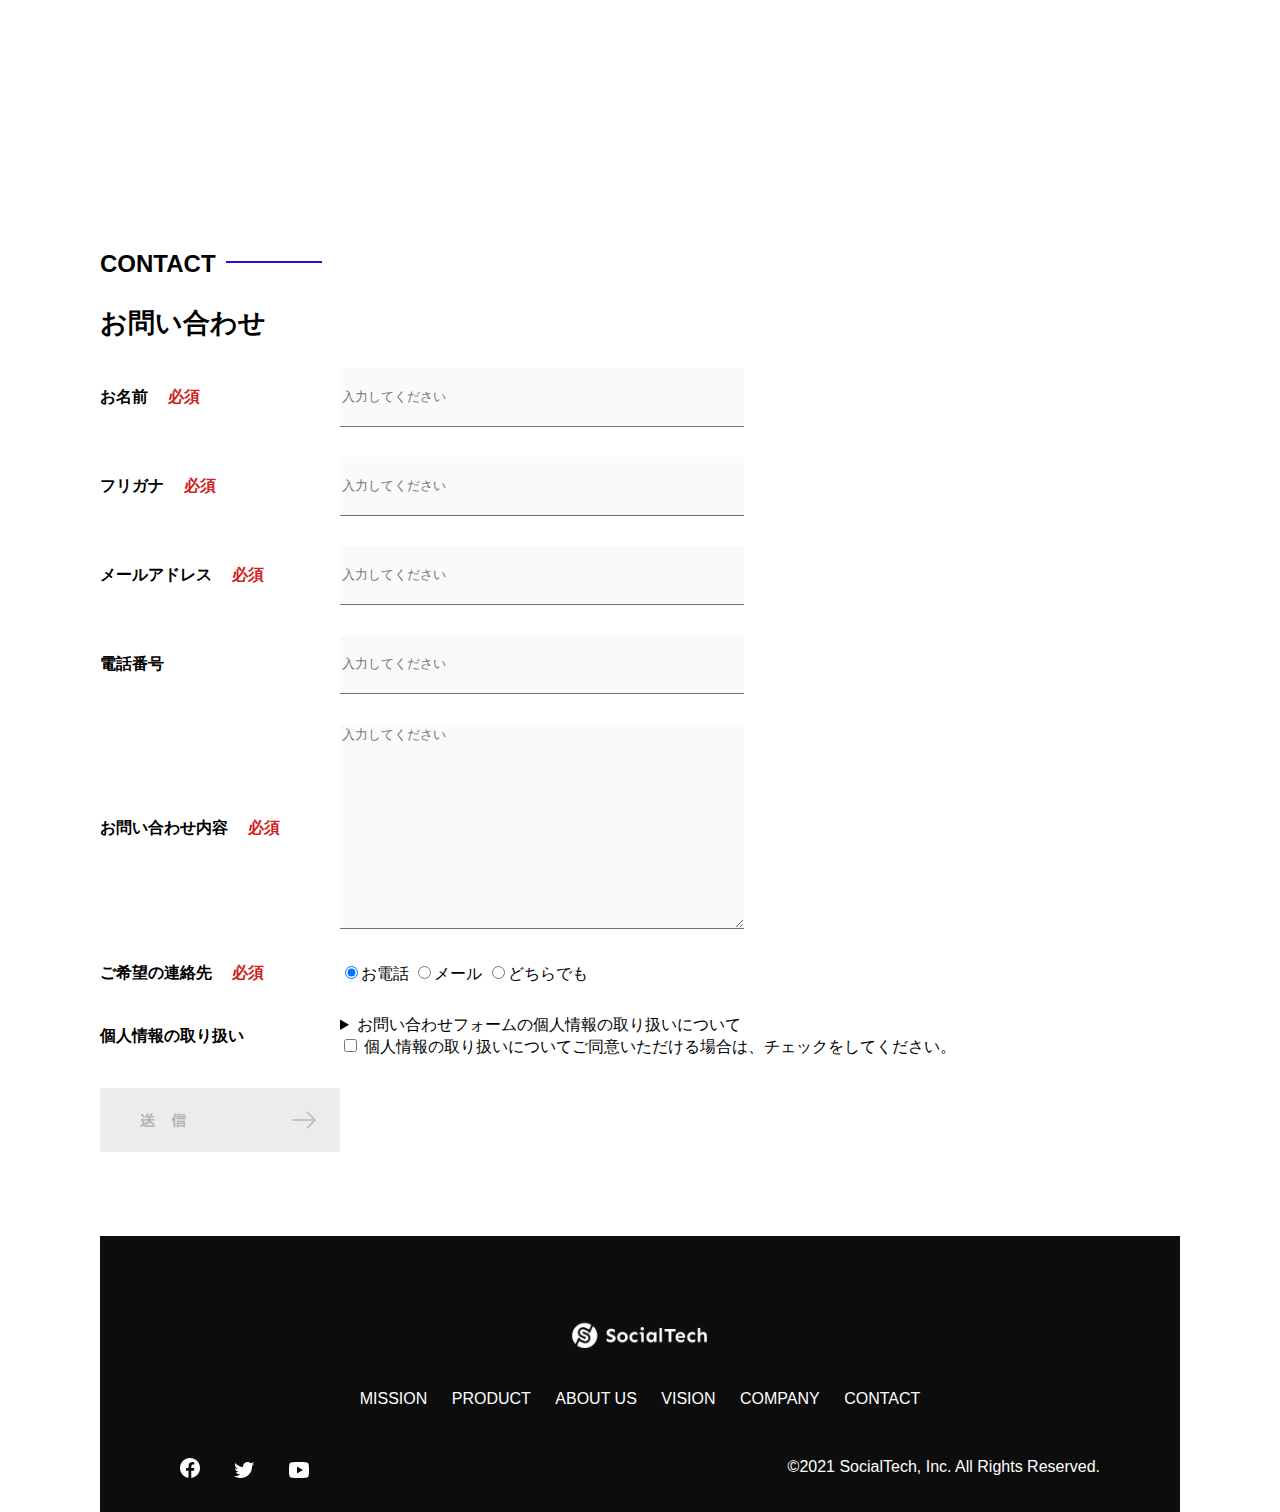
<file: socialtech-kadai_012/index.html>
<!DOCTYPE html>
<html>
  <head>
    <title>SocialTech</title>
    <meta charset="UTF-8" />
    <meta
      name="description"
      content="SocialTechはEdTech業界のリーディングカンパニーを目指します。"
    />
    <meta name="viewport" content="width=device-width, initial-scale=1.0" />
    <link rel="stylesheet" href="style.css" />
  </head>
  <body>
    <!-- ヘッダー -->
    <header>
      <!-- ロゴ -->
      <a href="index.html" id="logo"
        ><img src="images/logo.png" alt="トップページに戻る"
      /></a>

      <!-- PC用ナビゲーション -->
      <nav id="nav-pc">
        <a href="mission.html">MISSION</a>
        <a href="product.html">PRODUCT</a>
        <a href="index.html#aboutus">ABOUT US</a>
        <a href="index.html#vision">VISION</a>
        <a href="index.html#company">COMPANY</a>
        <a href="index.html#contact">CONTACT</a>
      </nav>
    </header>
    <main>
      <article>
        <!-- メインビジュアル -->
        <section id="main-visual">
          <div id="main-message">
            <h1>WORLD PEACE</h1>
            <p>IT教育で世界平和を実現する</p>
          </div>
          <img
            src="images/index/index-main.png"
            alt="PCの周りに集まる多国籍の仲間たち"
          />
        </section>
        <!--ミッション-->
        <section id="mission">
          <h2 class="index-h2">MISSION</h2>
          <div id="mission-flex">
            <div>
              <img
                id="mission-photo"
                src="images/index/index-mission.png"
                alt="屋外のベンチで写真を撮影する多国籍の仲間たち"
              />
              <h3>世界平和の実現</h3>
              <p>
                人類の悲願である世界平和。世界平和を脅かす様々な社会問題を解決するためには、イノベーションをどんどん起こしていく必要があります。SocialTechは、プログラミング教育を通してイノベーターを輩出することで、世界平和という大きなテーマに挑んでいきます。
              </p>
            </div>
            <div>
              <img id="s2dgs" src="images/index/s2dgs.png" alt="S2DGs" />
              <h3>S2DGsの実現</h3>
              <p>
                国連が掲げる「Sustainable Development
                Goals（持続可能な開発目標）」に含まれる17つのグローバル目標のうち、以下の5つの目標の実現をミッションとしてサービスを展開しています。
              </p>
              <a href="mission.html">
                <img src="images/button-more.png" alt="もっとみる" />
              </a>
            </div>
          </div>
        </section>
        <!-- プロダクト -->
        <section id="product">
          <h2 class="index-h2">PRODUCT</h2>
          <div>
            <div id="product-left">
              <div>
                <img
                  class="product-photo"
                  src="images/index/index-mantoman.png"
                  alt="PCでコードを書く男性"
                />
                <div class="product-explain">
                  <span>MAN TO MAN</span>
                  <h3>プログラミング教育</h3>
                  <p>
                    2013年より日本で唯一の専属講師によるマンツーマンのプログラミングレッスンを開始。AI/人工知能やウェブデザインの学習も可能です。
                  </p>
                </div>
              </div>
              <div>
                <img
                  class="product-photo"
                  src="images/index/index-career.png"
                  alt="笑顔で話し合う2人の男性"
                />
                <div class="product-explain">
                  <span>CAREER</span>
                  <h3>人材紹介事業</h3>
                  <p>
                    エンジニアへの転職に特化した履歴書や職務経歴書のアドバイスや面接対策を行い、豊富な求人の中から最適なキャリア選択を支援します。
                  </p>
                </div>
              </div>
            </div>
            <div id="product-right">
              <div>
                <img
                  class="product-photo"
                  src="images/index/index-media.png"
                  alt="スマートフォンを操作する人"
                />
                <div class="product-explain">
                  <span>MEDIA</span>
                  <h3>プログラミング学習メディア</h3>
                  <p>
                    月間200万人に読まれる日本最大級のプログラミング学習サイト「SocialTech
                    Blog」やYouTubeチャンネルにて学習情報を発信しています。
                  </p>
                </div>
              </div>
              <div>
                <img
                  class="product-photo"
                  src="images/index/index-b2b.png"
                  alt="講演中の男性とそれを聴く人々"
                />
                <div class="product-explain">
                  <span>B2B</span>
                  <h3>法人研修事業</h3>
                  <p>
                    社員のスキルアップ・資格取得・福利厚生を目的としたプログラミング法人研修。貴社の事業モデルに合わせた研修内容の提案を致します。
                  </p>
                </div>
              </div>
            </div>
          </div>
          <div>
            <a id="product-more" href="product.html">
              <img src="images/button-more.png" alt="もっとみる" />
            </a>
          </div>
        </section>
        <!---ABOUT US-->
        <section id="aboutus">
          <h2 class="index-h2">ABOUT US</h2>
          <h3>3つの組織文化</h3>
          <div>
            <table class="culture-table">
              <tr>
                <td>
                  <span class="culture-num">01</span>
                </td>
                <td>
                  <span class="culture-en">FLEXIBLE</span>
                  <span class="culture-jp">フレキシブル</span>
                </td>
              </tr>
              <tr>
                <td>
                  <!--空のセル-->
                </td>
                <td>
                  <p class="culture-description">
                    リモートワーク、フルフレックス、複業推奨など1人1人が最大限のパフォーマンスを発揮できる柔軟な働き方を促進しています。
                  </p>
                </td>
              </tr>
              <tr>
                <td>
                  <span class="culture-num">02</span>
                </td>
                <td>
                  <span class="culture-en">TEAL</span>
                  <span class="culture-jp">ティール</span>
                </td>
              </tr>
              <tr>
                <td>
                  <!--空のセル-->
                </td>
                <td>
                  <p class="culture-description">
                    会社全体を1つの生命体として捉え、お互いが深く結びついた一階層型
                    組織として部署・チーム関係なく課題解決をできる組織を目指しています。
                  </p>
                </td>
              </tr>
              <tr>
                <td>
                  <span class="culture-num">03</span>
                </td>
                <td>
                  <span class="culture-en">SELF REALIZATION</span>
                  <span class="culture-jp">自己実現</span>
                </td>
              </tr>
              <tr>
                <td>
                  <!--空のセル-->
                </td>
                <td>
                  <p class="culture-description">
                    クオーター毎に経営・部署・個人ごとにOKRを設定し個人のキャリアと
                    会社の目指す方向の軌道修正を行っております。
                  </p>
                </td>
              </tr>
            </table>
            <img
              class="culture-img"
              src="images/index/index-aboutus1.png"
              alt="笑顔で話し合う2人の女性"
            />
          </div>
          <img
            class="culture-img2"
            src="images/index/index-aboutus2.png"
            alt="笑顔で話し合う3人の男女"
          />
        </section>
        <!-- VISION -->
        <section id="vision">
          <h2 class="index-h2">VISION</h2>
          <h3>7つの行動指針</h3>
          <div>
            <div class="vision-box">
              <img src="images/index/vision-01.png" alt="01" />
              <span>
                <h4>CUSTOMER IS BOSS</h4>
                <h5>あなたのボスは顧客である</h5>
                <p>
                  私たちは常にお客様志向で行動し、お客様を喜ばせ、期待値を超えた感動を提供することを大切にします。
                </p>
              </span>
            </div>
            <div class="vision-box">
              <img src="images/index/vision-02.png" alt="02" />
              <span>
                <h4>MOVE FAST</h4>
                <h5>早さは価値</h5>
                <p>
                  素早く試し、素早く実行することで新しい気付きや発見を見つけていきます。
                </p>
              </span>
            </div>
            <div class="vision-box">
              <img src="images/index/vision-03.png" alt="03" />
              <span>
                <h4>IMPACT DRIVEN</h4>
                <h5>作業するのは仕事ではない</h5>
                <p>
                  問題から考え、成果とは何かを考え続け、インパクトのある成果を生むために仕事をしていきます。
                </p>
              </span>
            </div>
            <div class="vision-box">
              <img src="images/index/vision-04.png" alt="04" />
              <span>
                <h4>SAVE TIME, SAVE MONEY</h4>
                <h5>浪費は命取りになる</h5>
                <p>
                  少ないコストでできる方法を考えます。お金だけでなく、人の時間をいただいている自覚を持ち、あらゆるリソースを有意義に活用します。
                </p>
              </span>
            </div>
            <div class="vision-box">
              <img src="images/index/vision-05.png" alt="05" />
              <span>
                <h4>BE GENTLE</h4>
                <h5>「優しくない」をなくす</h5>
                <p>
                  社会をすこしずつ優しくしていきます。自分、家族、同僚、顧客、他人、全ての人に優しくいることを心がけます。
                </p>
              </span>
            </div>
            <div class="vision-box">
              <img src="images/index/vision-06.png" alt="06" />
              <span>
                <h4>ABC</h4>
                <h5>当たり前の事をバカにせずにちゃんとやる</h5>
                <p>
                  礼儀、健康、嘘をつかない。当たり前の事が出来ているかを常に自問し、当たり前の基準を高く持って行動します。
                </p>
              </span>
            </div>
            <div class="vision-box">
              <img src="images/index/vision-07.png" alt="07" />
              <span>
                <h4>ZTI</h4>
                <h5>絶対的当事者意識</h5>
                <p>
                  役職や役割に応じた相対的な当事者意識ではなく、自身の身で起こることすべてに対する絶対的な当事者意識を持ちます。
                </p>
              </span>
            </div>
          </div>
        </section>
        <!-- CASES -->

        <!--kadai012-->
        <section id="cases">
            <h2 class="index-h2">CASES</h2>
        <!--  <div id="cases-flex">  -->
                <ul>
                    <li class="case-card">
                        <img class="case-img" src="images/index/case-1.png" alt="仲良く語り合う3人" />
                        <div class="case-info">
                        <h4 class="case-name">〇〇〇〇株式会社様</h4>
                        <p class="case-content">新規プロジェクトでのIT人材サポート</p>
                        </div>
                    </li>
                    <li class="case-card">
                        <img class="case-img" src="images/index/case-2.png" alt="PCでコンテンツを見る" />
                        <div class="case-info">
                        <h4 class="case-name">合弁会社△△△△様</h4>
                        <p class="case-content">新卒研修での個人学習コンテンツの活用</p>
                        </div>
                    </li>
                    <li class="case-card">
                        <img class="case-img" src="images/index/case-3.png" alt="社内研修中の会議室" />
                        <div class="case-info">
                        <h4 class="case-name">●●●●工業様</h4>
                        <p class="case-content">新規導入アプリケーションの利用促進、定期社内研修の実施</p>
                        </div>
                    </li>
                </ul>
            </div>
        </section>

        <!-- COMPANY -->
        <section id="company">
          <h2 class="index-h2">COMPANY</h2>
          <h3>会社概要</h3>
          <table id="company-table">
            <tr>
              <th class="tableheader-first">会社名</th>
              <td class="cell-first">株式会社SocialTech</td>
            </tr>
            <tr>
              <th class="tableheader">所在地</th>
              <td class="cell">
                〒150-0043 東京都渋谷区道玄坂2丁目11-1 Gスクエア渋谷道玄坂4F<br />JR山手線「渋谷駅」より徒歩3分
              </td>
            </tr>
            <tr>
              <th class="tableheader">代表者</th>
              <td class="cell">代表取締役 田中 太郎</td>
            </tr>
            <tr>
              <th class="tableheader">設立</th>
              <td class="cell">2015年3月19日</td>
            </tr>
          </table>
          <iframe
            src="https://www.google.com/maps/embed?pb=!1m18!1m12!1m3!1d3241.7759544892483!2d139.69399665123464!3d35.65789123876098!2m3!1f0!2f0!3f0!3m2!1i1024!2i768!4f13.1!3m3!1m2!1s0x60188caa0042e8d1%3A0xba130bea826a7aa2!2z44CSMTUwLTAwNDMg5p2x5Lqs6YO95riL6LC35Yy66YGT546E5Z2C77yS5LiB55uu77yR77yR4oiS77yR!5e0!3m2!1sja!2sjp!4v1636872991912!5m2!1sja!2sjp"
            style="border: 0"
            allowfullscreen=""
            loading="lazy"
          >
          </iframe>
        </section>
        <!-- お問い合わせフォーム -->
        <section id="contact">
          <h2 class="index-h2">CONTACT</h2>
          <h3>お問い合わせ</h3>
          <form>
            <div>
              <div class="contact-heading">
                <label class="contact-label"
                  >お名前<span class="contact-span">必須</span></label
                >
              </div>
              <div class="contact-form">
                <input
                  type="text"
                  name="name"
                  placeholder="入力してください"
                  class="contact-textbox"
                />
              </div>
            </div>
            <div>
              <div class="contact-heading">
                <label class="contact-label"
                  >フリガナ<span class="contact-span">必須</span></label
                >
              </div>
              <div>
                <input
                  type="text"
                  name="hurigana"
                  placeholder="入力してください"
                  class="contact-textbox"
                />
              </div>
            </div>
            <div>
              <div class="contact-heading">
                <label class="contact-label"
                  >メールアドレス<span class="contact-span">必須</span></label
                >
              </div>
              <div>
                <input
                  type="text"
                  name="email"
                  placeholder="入力してください"
                  class="contact-textbox"
                />
              </div>
            </div>
            <div>
              <div class="contact-heading">
                <label class="contact-label">電話番号</label>
              </div>
              <div>
                <input
                  type="text"
                  name="tel"
                  placeholder="入力してください"
                  class="contact-textbox"
                />
              </div>
            </div>
            <div>
              <div class="contact-heading">
                <label class="contact-label"
                  >お問い合わせ内容<span class="contact-span">必須</span></label
                >
              </div>
              <div>
                <textarea
                  class="contact-textarea"
                  placeholder="入力してください"
                  name="message"
                ></textarea>
              </div>
            </div>
            <div>
              <div class="contact-heading">
                <label class="contact-label"
                  >ご希望の連絡先<span class="contact-span">必須</span></label
                >
              </div>
              <div>
                <input
                  class="radiobutton"
                  type="radio"
                  value="tel"
                  name="contact"
                  checked
                /><label>お電話</label>
                <input
                  class="radiobutton"
                  type="radio"
                  value="mail"
                  name="contact"
                /><label>メール</label>
                <input
                  class="radiobutton"
                  type="radio"
                  value="both"
                  name="contact"
                /><label>どちらでも</label>
              </div>
            </div>
            <div>
              <div class="contact-heading">
                <label class="contact-label">個人情報の取り扱い</label>
              </div>
              <div>
                <details>
                  <summary>
                    お問い合わせフォームの個人情報の取り扱いについて
                  </summary>
                  <div>
                    <span>１．組織の名称又は氏名</span><br />
                    株式会社SocialTech<br /><br />
                    <span
                      >２．個人情報保護管理者（若しくはその代理人）の氏名又は職名、所属及び連絡先
                      鈴木 一郎 コーポレート部</span
                    ><br />
                    メールアドレス：support@socialtech.net<br />
                    TEL：03-xxxx-xxxx<br />
                    <span>３．個人情報の利用目的</span><br />
                    ・本サービス及び本サービスに関連する情報の提供又はそれらに関する連絡のため<br />
                    ・ユーザーの本人確認のため<br />
                    ・当社サービスのご案内のため<br />
                    ・当社の商品等の広告または宣伝（電子メールによるものを含むものとします。）<br /><br />
                    <span>４．個人情報の取り扱い業務の委託</span><br />
                    個人情報の取扱業務の全部または一部を外部に業務委託する場合があります。<br />
                    その際、弊社は、個人情報を適切に保護できる管理体制を敷き実行していることを条件として<br />
                    委託先を厳選したうえで、機密保持契約を委託先と締結し、お客様の個人情報を厳密に管理させます。<br /><br />
                    <span>５．個人情報の開示等の請求</span><br />
                    お客様は、弊社に対してご自身の個人情報の開示等（利用目的の通知、開示、内容の訂正・追加・削除、利用の停止または消去、第三者への提供の停止）に関して、当社問合わせ窓口に申し出ることができます。<br />
                    その際、弊社はお客様ご本人を確認させていただいたうえで、合理的な期間内に対応いたします。<br /><br />
                    なお、個人情報に関する弊社問合わせ先は、次の通りです。<br /><br />
                    株式会社SocialTech　個人情報問合せ窓口<br />
                    〒150-0043　東京都渋谷区道玄坂2丁目11-1 Ｇスクエア渋谷道玄坂
                    4F<br />
                    メールアドレス：support@socialtech.net　TEL：03-xxxx-xxxx<br /><br />
                    <span>６．個人情報を提供されることの任意性について</span
                    ><br /><br />
                    お客様がご自身の個人情報を弊社に提供されるか否かは、お客様のご判断によりますが、もしご提供されない場合には、適切なサービスが提供できない場合がありますので予めご了承ください。
                  </div>
                </details>
                <input type="checkbox" name="agree" />
                <span
                  >個人情報の取り扱いについてご同意いただける場合は、チェックをしてください。</span
                >
              </div>
            </div>
            <input
              type="image"
              value="Submit"
              src="images/button-submit.png"
              alt="送信する"
            />
          </form>
        </section>
      </article>
      <footer>
        <div id="footer-logo">
          <img src="images/logo-sp.png" alt="SocialTech" />
        </div>
        <div id="footer-link">
          <a href="mission.html">MISSION</a>
          <a href="product.html">PRODUCT</a>
          <a href="index.html#aboutus">ABOUT US</a>
          <a href="index.html#vision">VISION</a>
          <a href="index.html#company">COMPANY</a>
          <a href="index.html#contact">CONTACT</a>
        </div>
        <div id="sns-footer">
          <a href="https://www.facebook.com/sejuku2013"
            ><img src="images/button-facebook.png" alt="Facebookのリンク"
          /></a>
          <a href="https://twitter.com/samuraijuku"
            ><img src="images/button-twitter.png" alt="Twitterのリンク"
          /></a>
          <a href="https://www.youtube.com/channel/UCCFOQO5aDK0xXam4cUQXT8g"
            ><img src="images/button-youtube.png" alt="YouTubeのリンク"
          /></a>
          <span id="copyright"
            >&copy;2021 SocialTech, Inc. All Rights Reserved.
          </span>
        </div>
      </footer>
    </main>
  </body>
</html>
</file>
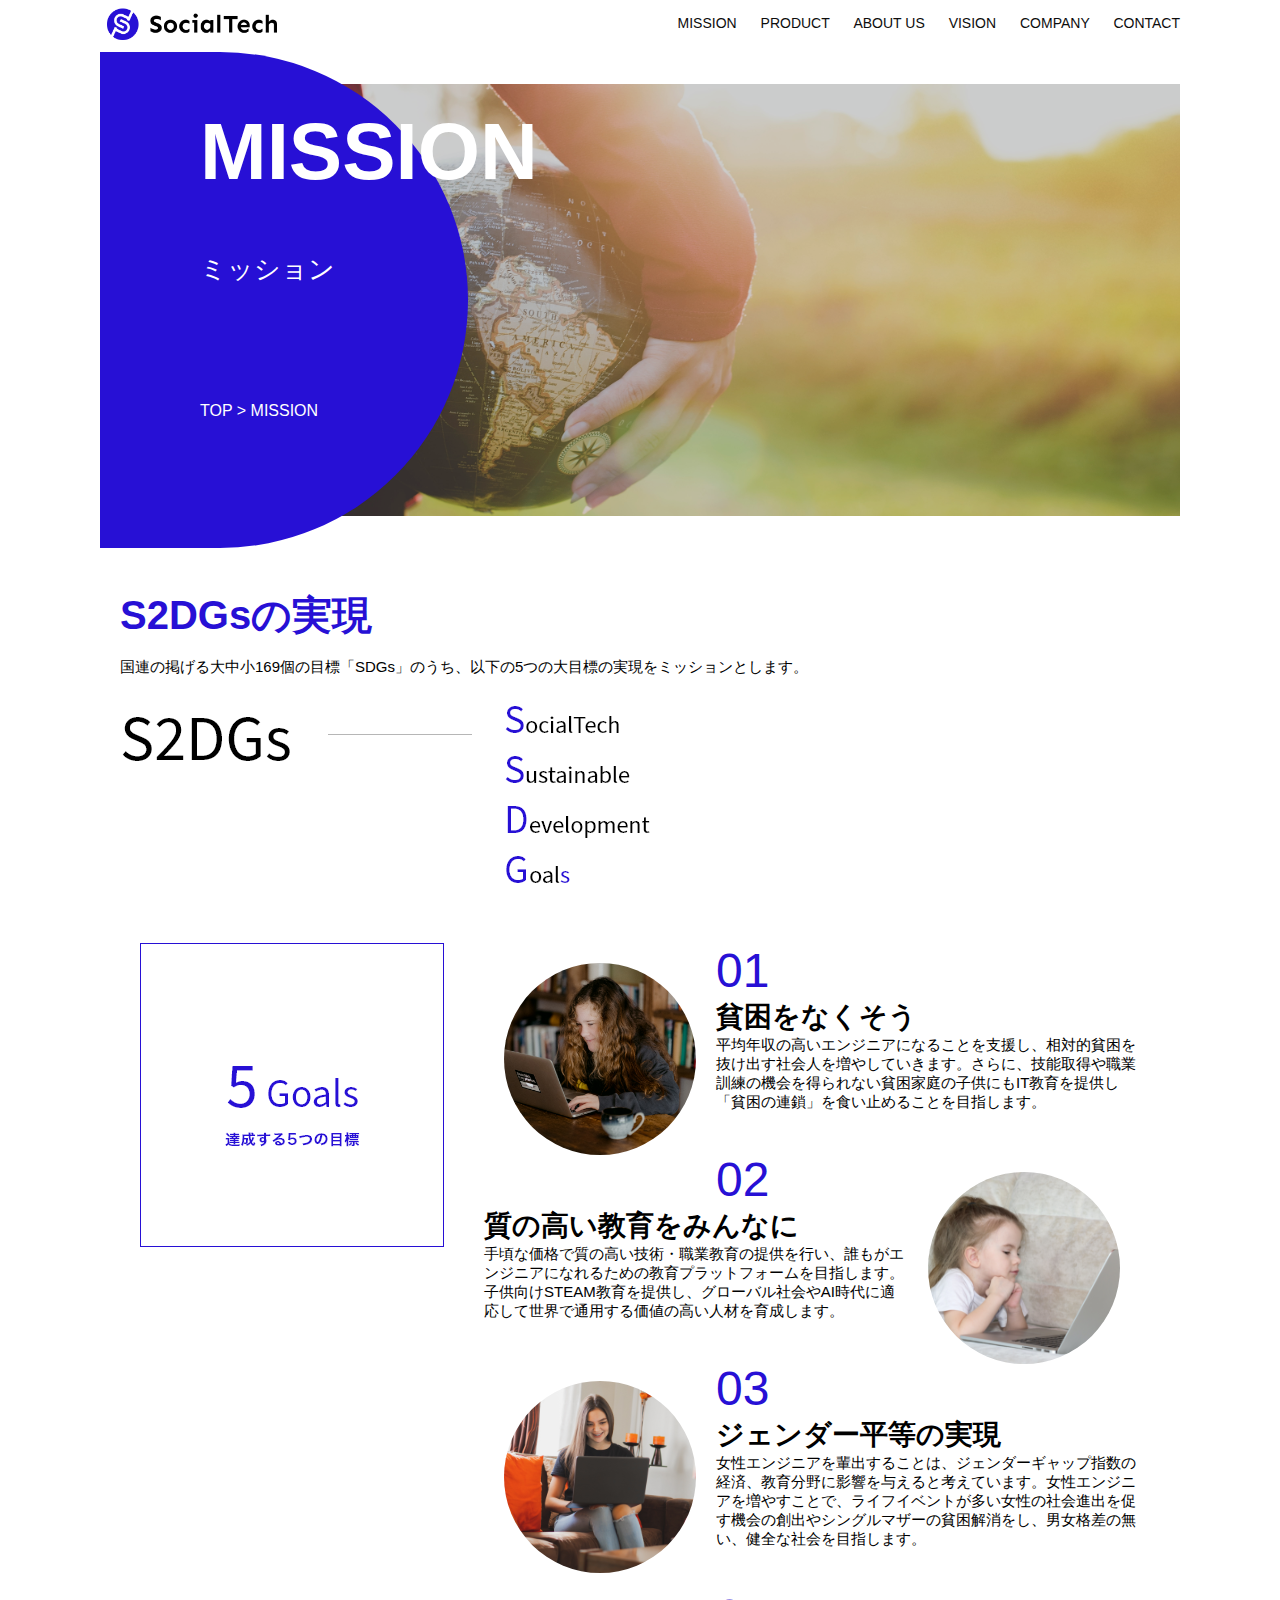
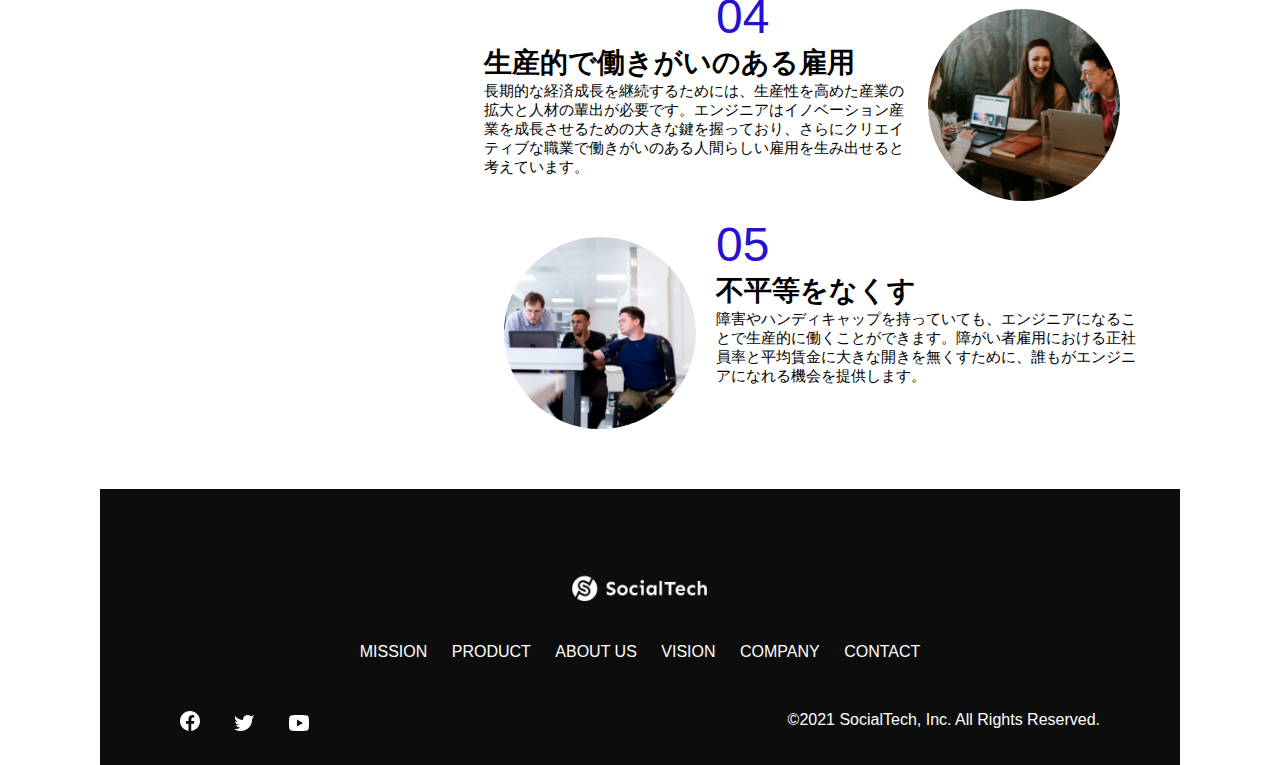
<file: kadai_tutorial_output/mission.html>
<!DOCTYPE html>
  <html>
  <head>
    <title>SocialTech - MISSION ミッション -</title>
    <meta charset="UTF-8">
    <meta name="description" content="SocialTechが目指す5つの目標（S2DGs）を紹介します">
    <meta name="viewport" content="width=device-width, initial-scale=1.0">
    <link rel="stylesheet" href="style.css">
  </head>
 
  <body>
    <!-- ヘッダー -->
    <header>
      <!-- ロゴ -->
      <a href="index.html" id="logo"><img src="images/logo.png" alt="トップページに戻る"></a>
  
      <!-- PC用ナビゲーション -->
      <nav id="nav-pc">
        <a href="mission.html">MISSION</a>
        <a href="product.html">PRODUCT</a>
        <a href="index.html#aboutus">ABOUT US</a>
        <a href="index.html#vision">VISION</a>
        <a href="index.html#company">COMPANY</a>
        <a href="index.html#contact">CONTACT</a>
      </nav>
  
      <!-- スマホ用メニューボタン -->
      <img id="menu-sp" src="images/button-menu.png" alt="ナビゲーションを開く" onclick="document.getElementById('nav-sp').style.display = 'block'">
  
      <!-- スマホ用ナビゲーション -->
      <nav id="nav-sp">
        <img id="close" src="images/button-close.png" alt="ナビゲーションを閉じる" onclick="document.getElementById('nav-sp').style.display = 'none'">
        <a id="logo-sp" href="index.html" onclick="document.getElementById('nav-sp').style.display = 'none'"><img
            src="images/logo-sp.png" alt="トップページに戻る"></a>
        <a class="menu" href="mission.html" onclick="document.getElementById('nav-sp').style.display = 'none'">MISSION</a>
        <a class="menu" href="product.html" onclick="document.getElementById('nav-sp').style.display = 'none'">PRODUCT</a>
        <a class="menu" href="index.html#aboutus" onclick="document.getElementById('nav-sp').style.display = 'none'">ABOUT
          US</a>
        <a class="menu" href="index.html#vision"
          onclick="document.getElementById('nav-sp').style.display = 'none'">VISION</a>
        <a class="menu" href="index.html#company"
          onclick="document.getElementById('nav-sp').style.display = 'none'">COMPANY</a>
        <a class="menu" href="index.html#contact"
          onclick="document.getElementById('nav-sp').style.display = 'none'">CONTACT</a>
        <div id="sns">
          <a href="https://www.facebook.com/sejuku2013"><img src="images/button-facebook.png" alt="Facebookのリンク"></a>
          <a href="https://twitter.com/samuraijuku"><img src="images/button-twitter.png" alt="Twitterのリンク"></a>
          <a href="https://www.youtube.com/channel/UCCFOQO5aDK0xXam4cUQXT8g"><img src="images/button-youtube.png" alt="YouTubeのリンク"></a>
        </div>
      </nav>
    </header>
    <main>
      <article>
        <section id="mission-main">
            <div id="mission-title">
              <h1>MISSION</h1>
              <span>ミッション</span>
              <div>TOP > MISSION</div>
            </div>
          </section>
          <section id="mission-s2dgs">
            <h2 class="mission-h2">S2DGsの実現</h2>
            <p>国連の掲げる大中小169個の目標「SDGs」のうち、以下の5つの大目標の実現をミッションとします。</p>
            <img src="images/mission/mission-s2dgs.png" alt="S2DGs">
          </section>
          <section id="mission-5goals">
            <div>
              <img id="s2dgs-image" src="images/mission/mission-5goals.png" alt="5Goals">
            </div>
            <div>
                <div>
                  <img class="fivegoals-image-left" src="images/mission/mission-5goals01.png" alt="PCを操作する女の子">
                  <span class="fivegoals-number">01</span>
                  <h3 class="fivegoals-h3">貧困をなくそう</h3>
                  <p class="fivegoals-p">
                    平均年収の高いエンジニアになることを支援し、相対的貧困を抜け出す社会人を増やしていきます。さらに、技能取得や職業訓練の機会を得られない貧困家庭の子供にもIT教育を提供し「貧困の連鎖」を食い止めることを目指します。
                  </p>
                </div>
        
                <div>
                  <img class="fivegoals-image-right" src="images/mission/mission-5goals02.png" alt="PCを見つめる小さい女の子">
                  <span class="fivegoals-number">02</span>
                  <h3 class="fivegoals-h3">質の高い教育をみんなに</h3>
                  <p class="fivegoals-p">
                    手頃な価格で質の高い技術・職業教育の提供を行い、誰もがエンジニアになれるための教育プラットフォームを目指します。子供向けSTEAM教育を提供し、グローバル社会やAI時代に適応して世界で通用する価値の高い人材を育成します。
                  </p>
                </div>
        
                <div>
                  <img class="fivegoals-image-left" src="images/mission/mission-5goals03.png" alt="PCを操作する女性">
                  <span class="fivegoals-number">03</span>
                  <h3 class="fivegoals-h3">ジェンダー平等の実現</h3>
                  <p class="fivegoals-p">
                    女性エンジニアを輩出することは、ジェンダーギャップ指数の経済、教育分野に影響を与えると考えています。女性エンジニアを増やすことで、ライフイベントが多い女性の社会進出を促す機会の創出やシングルマザーの貧困解消をし、男女格差の無い、健全な社会を目指します。
                  </p>
                </div>
        
                <div>
                  <img class="fivegoals-image-right" src="images/mission/mission-5goals04.png" alt="笑顔で話し合う3人の男女">
                  <span class="fivegoals-number">04</span>
                  <h3 class="fivegoals-h3">生産的で働きがいのある雇用</h3>
                  <p class="fivegoals-p">
                    長期的な経済成長を継続するためには、生産性を高めた産業の拡大と人材の輩出が必要です。エンジニアはイノベーション産業を成長させるための大きな鍵を握っており、さらにクリエイティブな職業で働きがいのある人間らしい雇用を生み出せると考えています。
                  </p>
                </div>
        
                <div>
                  <img class="fivegoals-image-left" src="images/mission/mission-5goals05.png" alt="障害を持つ男性が生き生きと働く様子">
                  <span class="fivegoals-number">05</span>
                  <h3 class="fivegoals-h3">不平等をなくす</h3>
                  <p class="fivegoals-p">
                    障害やハンディキャップを持っていても、エンジニアになることで生産的に働くことができます。障がい者雇用における正社員率と平均賃金に大きな開きを無くすために、誰もがエンジニアになれる機会を提供します。
                  </p>
                </div>
              </div>
          </section>
      </article>
      <footer>
        <div id="footer-logo">
          <img src="images/logo-sp.png" alt="SocialTech">
        </div>
        <div id="footer-link">
          <a href="mission.html">MISSION</a>
          <a href="product.html">PRODUCT</a>
          <a href="index.html#aboutus">ABOUT US</a>
          <a href="index.html#vision">VISION</a>
          <a href="index.html#company">COMPANY</a>
          <a href="index.html#contact">CONTACT</a>
        </div>
        <div id="sns-footer">
          <a href="https://www.facebook.com/sejuku2013"><img src="images/button-facebook.png" alt="Facebookのリンク"></a>
          <a href="https://twitter.com/samuraijuku"><img src="images/button-twitter.png" alt="Twitterのリンク"></a>
          <a href="https://www.youtube.com/channel/UCCFOQO5aDK0xXam4cUQXT8g"><img src="images/button-youtube.png" alt="YouTubeのリンク"></a>
          <span id="copyright">&copy;2021 SocialTech, Inc. All Rights Reserved. </span>
        </div>
      </footer>
    </main>
  </body>
 
  </html>
</file>
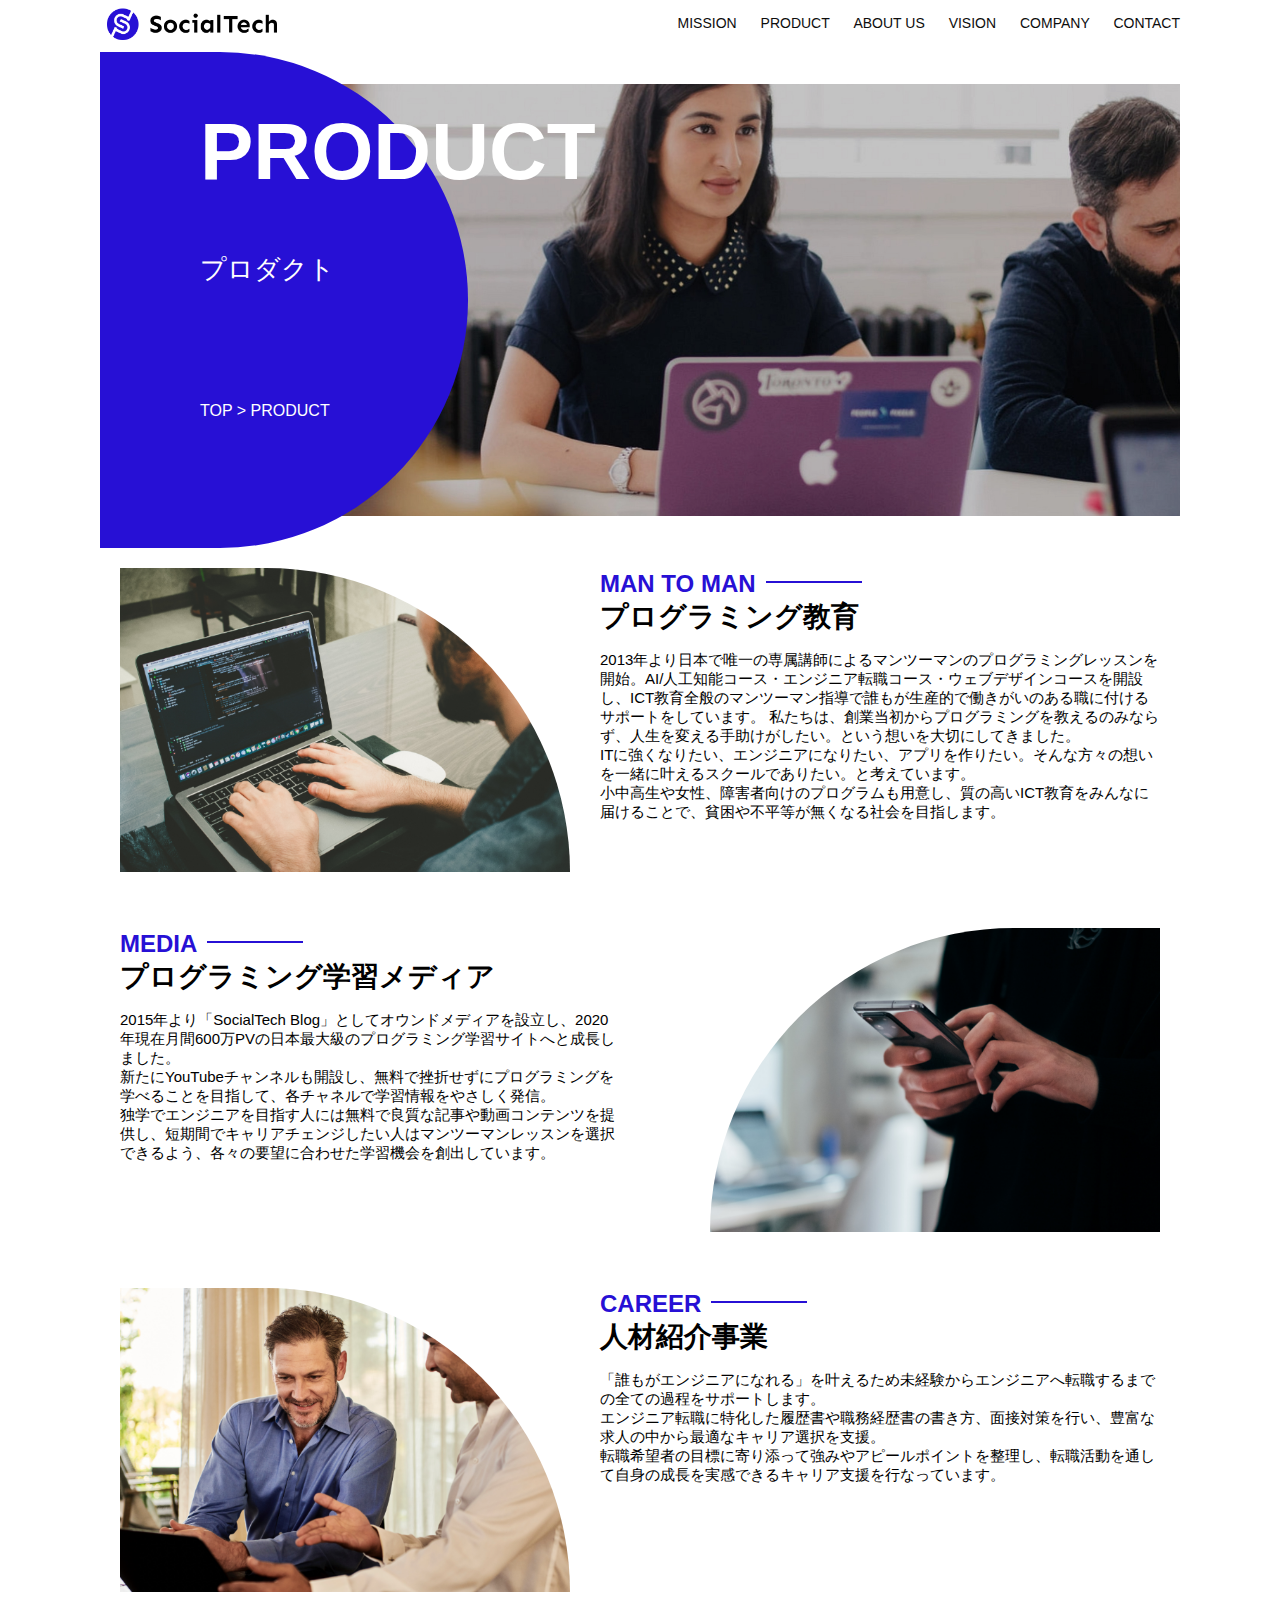
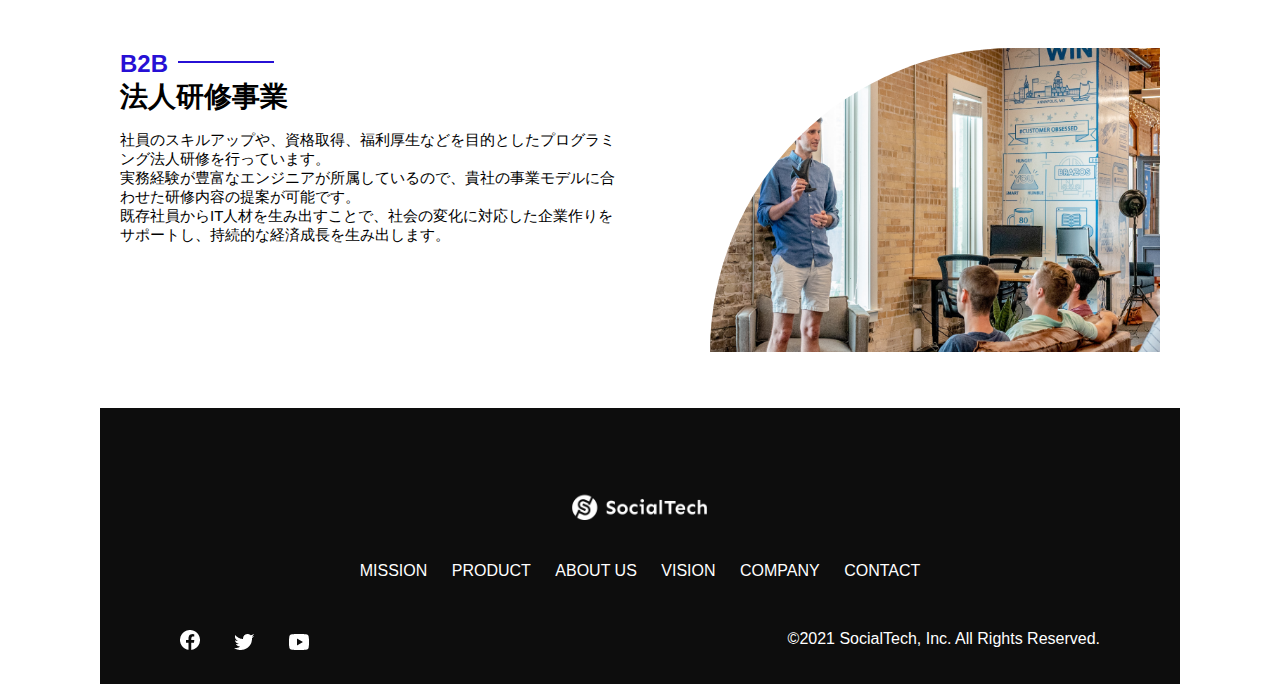
<file: kadai_tutorial_output/product.html>
<!DOCTYPE html>
  <html>
  <head>
    <title>SocialTech -PRODUCT プロダクト-</title>
    <meta charset="UTF-8">
    <meta name="description" content="SocialTechの4つのプロダクトを紹介します">
    <meta name="viewport" content="width=device-width, initial-scale=1.0">
    <link rel="stylesheet" href="style.css">
  </head>
  
  <body>
    <!-- ヘッダー -->
    <header>
      <!-- ロゴ -->
      <a href="index.html" id="logo"><img src="images/logo.png" alt="トップページに戻る"></a>
  
      <!-- PC用ナビゲーション -->
      <nav id="nav-pc">
        <a href="mission.html">MISSION</a>
        <a href="product.html">PRODUCT</a>
        <a href="index.html#aboutus">ABOUT US</a>
        <a href="index.html#vision">VISION</a>
        <a href="index.html#company">COMPANY</a>
        <a href="index.html#contact">CONTACT</a>
      </nav>
  
      <!-- スマホ用メニューボタン -->
      <img id="menu-sp" src="images/button-menu.png" alt="ナビゲーションを開く" onclick="document.getElementById('nav-sp').style.display = 'block'">
  
      <!-- スマホ用ナビゲーション -->
      <nav id="nav-sp">
        <img id="close" src="images/button-close.png" alt="ナビゲーションを閉じる" onclick="document.getElementById('nav-sp').style.display = 'none'">
        <a id="logo-sp" href="index.html" onclick="document.getElementById('nav-sp').style.display = 'none'"><img
            src="images/logo-sp.png" alt="トップページに戻る"></a>
        <a class="menu" href="mission.html" onclick="document.getElementById('nav-sp').style.display = 'none'">MISSION</a>
        <a class="menu" href="product.html" onclick="document.getElementById('nav-sp').style.display = 'none'">PRODUCT</a>
        <a class="menu" href="index.html#aboutus" onclick="document.getElementById('nav-sp').style.display = 'none'">ABOUT
          US</a>
        <a class="menu" href="index.html#vision"
          onclick="document.getElementById('nav-sp').style.display = 'none'">VISION</a>
        <a class="menu" href="index.html#company"
          onclick="document.getElementById('nav-sp').style.display = 'none'">COMPANY</a>
        <a class="menu" href="index.html#contact"
          onclick="document.getElementById('nav-sp').style.display = 'none'">CONTACT</a>
        <div id="sns">
          <a href="https://www.facebook.com/sejuku2013"><img src="images/button-facebook.png" alt="Facebookのリンク"></a>
          <a href="https://twitter.com/samuraijuku"><img src="images/button-twitter.png" alt="Twitterのリンク"></a>
          <a href="https://www.youtube.com/channel/UCCFOQO5aDK0xXam4cUQXT8g"><img src="images/button-youtube.png" alt="YouTubeのリンク"></a>
        </div>
      </nav>
    </header>
    <main>
      <article>
        <section id="product-main">
            <div id="product-title">
              <h1>PRODUCT</h1>
              <span>プロダクト</span>
              <div>TOP > PRODUCT</div>
            </div>
          </section>
          <section class="product-section1">
            <img src="images/product/product-mantoman.png" alt="PCでコードを書く男性">
            <div>
              <h2 class="product-h2">MAN TO MAN</h2>
              <h3 class="product-h3">プログラミング教育</h3>
              <p>
                2013年より日本で唯一の専属講師によるマンツーマンのプログラミングレッスンを開始。AI/人工知能コース・エンジニア転職コース・ウェブデザインコースを開設し、ICT教育全般のマンツーマン指導で誰もが生産的で働きがいのある職に付けるサポートをしています。
                私たちは、創業当初からプログラミングを教えるのみならず、人生を変える手助けがしたい。という想いを大切にしてきました。<br>ITに強くなりたい、エンジニアになりたい、アプリを作りたい。そんな方々の想いを一緒に叶えるスクールでありたい。と考えています。<br>小中高生や女性、障害者向けのプログラムも用意し、質の高いICT教育をみんなに届けることで、貧困や不平等が無くなる社会を目指します。
              </p>
            </div>
          </section>
          <section class="product-section2">
            <div>
              <h2 class="product-h2">MEDIA</h2>
              <h3 class="product-h3">プログラミング学習メディア</h3>
              <p>2015年より「SocialTech
                Blog」としてオウンドメディアを設立し、2020年現在月間600万PVの日本最大級のプログラミング学習サイトへと成長しました。<br>新たにYouTubeチャンネルも開設し、無料で挫折せずにプログラミングを学べることを目指して、各チャネルで学習情報をやさしく発信。<br>独学でエンジニアを目指す人には無料で良質な記事や動画コンテンツを提供し、短期間でキャリアチェンジしたい人はマンツーマンレッスンを選択できるよう、各々の要望に合わせた学習機会を創出しています。
              </p>
            </div>
            <img src="images/product/product-media.png" alt="スマートフォンを操作する人">
          </section>
          <section class="product-section1">
            <img src="images/product/product-career.png" alt="笑顔で話し合う2人の男性">
            <div>
              <h2 class="product-h2">CAREER</h2>
              <h3 class="product-h3">人材紹介事業</h3>
              <p>
                「誰もがエンジニアになれる」を叶えるため未経験からエンジニアへ転職するまでの全ての過程をサポートします。<br>エンジニア転職に特化した履歴書や職務経歴書の書き方、面接対策を行い、豊富な求人の中から最適なキャリア選択を支援。<br>転職希望者の目標に寄り添って強みやアピールポイントを整理し、転職活動を通して自身の成長を実感できるキャリア支援を行なっています。<br>
              </p>
            </div>
          </section>
          <section class="product-section2">
            <div>
              <h2 class="product-h2">B2B</h2>
              <h3 class="product-h3">法人研修事業</h3>
              <p>
                社員のスキルアップや、資格取得、福利厚生などを目的としたプログラミング法人研修を行っています。<br>実務経験が豊富なエンジニアが所属しているので、貴社の事業モデルに合わせた研修内容の提案が可能です。<br>既存社員からIT人材を生み出すことで、社会の変化に対応した企業作りをサポートし、持続的な経済成長を生み出します。
              </p>
            </div>
            <img src="images/product/product-b2b.png" alt="講演中の男性とそれを聴く人々">
          </section>
      </article>
      <footer>
        <div id="footer-logo">
          <img src="images/logo-sp.png" alt="SocialTech">
        </div>
        <div id="footer-link">
          <a href="mission.html">MISSION</a>
          <a href="product.html">PRODUCT</a>
          <a href="index.html#aboutus">ABOUT US</a>
          <a href="index.html#vision">VISION</a>
          <a href="index.html#company">COMPANY</a>
          <a href="index.html#contact">CONTACT</a>
        </div>
        <div id="sns-footer">
          <a href="https://www.facebook.com/sejuku2013"><img src="images/button-facebook.png" alt="Facebookのリンク"></a>
          <a href="https://twitter.com/samuraijuku"><img src="images/button-twitter.png" alt="Twitterのリンク"></a>
          <a href="https://www.youtube.com/channel/UCCFOQO5aDK0xXam4cUQXT8g"><img src="images/button-youtube.png" alt="YouTubeのリンク"></a>
          <span id="copyright">&copy;2021 SocialTech, Inc. All Rights Reserved. </span>
        </div>
      </footer>
    </main>
  </body>
  
  </html>
</file>
<file: html-css-kadai_013/style.css>
/* PC、スマホ共通スタイル */
body {
  font-family: "Source Sans Pro", "Hiragino Kaku Gothic ProN", Meiryo, Arial,
    sans-serif;
}

p {
  font-size: 15px;
}

#main-visual>img {
  width: 100%;
}

/*================
PC用のスタイル 
=================*/
@media screen and (min-width: 768px) {
  /* 横幅設定 */
  body {
    max-width: 1080px;
    min-width: 960px;
    margin: 0 auto 0 auto;
  }

  /* ヘッダー */
  header {
    display: flex;
    justify-content: space-between;
  }

  /* ナビゲーションのレイアウト */
  #nav-pc {
    text-align: right;
    font-size: 14px;
    padding-top: 15px;
  }

  /* ナビゲーションのリンクの装飾設定 */
  #nav-pc>a {
    text-decoration: none;
    margin-left: 20px;
  }

  #nav-pc>a:link {
    color: #0d0d0d;
  }

  #nav-pc>a:visited {
    color: #0d0d0d;
  }

  #nav-pc>a:hover {
    color: #0d0d0d;
    text-decoration: underline;
  }

  #nav-pc>a:active {
    color: #0d0d0d;
  }

  #menu-sp {
    display: none;
  }
  
  #nav-sp {
    display: none;
  }
}

/* スマートフォンのCSS　*/

@media screen and (max-width: 767px) {

body {
  min-width: 375px;
  margin: 0;
}

#nav-pc {
  display: none;
}

#menu-sp {
  float: right;
  padding: 0;
}

#nav-sp {
  background-color: #ce933e;
  position: absolute;
  left: 0;
  top: 0;
  height: 100%;
  width: 100%;
  display: none;
  z-index: 100;
}

#close {
  position: absolute;
  top: 20px;
  right: 20px;
}

#logo-sp {
  margin: 80px 0px 30px 20px;
}

#nav-sp>a {
  display: block;
}

#nav-sp>a:link {
  color: #ffffff;
}
#nav-sp>a:visited {
  color: #ffffff;
}

#nav-sp>a:hover {
  color: #ffffff;
}

#nav-sp>a:hover {
  text-decoration: underline;
}

#nav-sp>a:active {
  color: #ffffff;
} 

#nav-sp>.menu {
  text-decoration: none;
  display: block;
  margin: 0px 20px 0px 20px;
  height: 44px;
  font-size: 16px;
  background-image: url(images/arrow.png);
  background-repeat: no-repeat;
  background-position: right top;
}

}
</file>
<file: kadai_tutorial_output/style.css>
/* PC、スマホ共通スタイル */
  body {
    font-family: "Source Sans Pro", "Hiragino Kaku Gothic ProN", Meiryo, Arial, sans-serif;
  }
  
  p {
    font-size: 15px;
  }

  /*================
 PC用のスタイル 
=================*/
@media screen and (min-width: 768px) {
  /* 横幅設定 */
  body {
    max-width: 1080px;
    min-width: 960px;
    margin: 0 auto 0 auto;
  }
  
  /* ヘッダー */
  header {
    display: flex;
    justify-content: space-between;
  }

 /* ナビゲーションのレイアウト */
 #nav-pc {
    text-align: right;
    font-size: 14px;
    padding-top: 15px;
  }

  #menu-sp {
    display: none;
  }
  #nav-sp {
    display: none;
  }
  
  /* ナビゲーションのリンクの装飾設定 */
  #nav-pc > a {
    text-decoration: none;
    margin-left: 20px;
  }
  #nav-pc > a:link {
    color: #0d0d0d;
  }
  #nav-pc > a:visited {
    color: #0d0d0d;
  }
  #nav-pc > a:hover {
    color: #0d0d0d;
    text-decoration: underline;
  }
  #nav-pc > a:active {
    color: #0d0d0d;
  }

   /* メインビジュアル*/
   #main-visual {
    position: relative;
    height: 400px;
  }

  #main-message {
    position: absolute;
    top: 0;
    left: 0;
    background-color: #2710d5;
    color: #ffffff;
    border-radius: 0 0 476px 0;
    max-width: 620px;
    height: 100%;
    width: 100%;
    z-index: 11;
  }

  #main-message > h1 {
    font-size: 60px;
    font-weight: bold;
    margin: 100px 0 0 50px;
  }
  #main-message > p { 
    font-size: 28px;
    margin: 0 0 0 50px;
  }

  #main-visual > img {
    max-width: 620px;
    border-radius: 476px 0 0 0;
    position: absolute;
    top: 0;
    right: 0;
    z-index: 10;
  }

  /* 見出し */
  h2 {
    margin: 40px 0 0 0;
  }
  
  h2::after {
    content: url("images/line.png");
    margin-left: 10px;
  }
  
  h3 {
    font-size: 27px;
  }

    /* ミッション */
    #mission {
        margin: 80px auto 80px auto;
        width: 100%;
      }
      
      #mission-flex {
        width: 100%;
        display: flex;
      }

      #mission-flex > div {
        width: 50%;
        margin: 20px;
      }
      
      #mission-photo {
        width: 100%;
      }
      
      #s2dgs {
        margin-top: 50px;
        width: 100%;
      }

      /* プロダクト */
  #product {
    background-color: #fafafa;
    margin: 80px 0 80px 0;
    padding: 10px 40px 0px 40px;
  }
  
  /* 外枠 */
  #product > div {
    margin-top: 40px;
    display: flex;
  }
  
  /* 左のカラム */
  #product-left {
    width: 50%;
    margin-right: 20px;
  }
  
  /* 右のカラム */
  #product-right {
    width: 50%;
    margin-left: 20px;
    margin-top: 80px;
  }
  
  /* 画像＋説明の枠 */
  #product-left > div {
    position: relative;
    height: 480px;
    margin-right: 20px;
  }
  #product-right > div {
    position: relative;
    height: 480px;
    margin-left: 20px;
  }

  /* 画像 */
  .product-photo {
    width: 100%;
  }

  /* 説明文の枠 */
  .product-explain {
    background-color: #ffffff;
    position: absolute;
    left: 0;
    top: 280px;
    margin: 0 40px 0 40px;
    padding: 20px;
    box-shadow: 5px 5px 10px rgba(0, 0, 0, 0.05);
  }
  
  /* 説明文の英語 */
  .product-explain > span {
    color: #2710d5;
    font-weight: bold;
    font-size: 16px;
    margin: 0;
  }
  
  /* 説明文の見出し */
  .product-explain > h3 {
    font-size: 20px;
    margin: 5px 0 5px 0;
  }
  
  /* 説明文 */
  .product-explain > p {
    font-size: 14px;
    margin: 0;
  }
  
  /* 「もっとみる」ボタン */
  #product-more {
    margin: 0 auto -42px auto;
  }

   /* ABOUT US */
   #aboutus {
    margin: 80px auto 80px auto;
  }
  
  /* 3つの組織文化と画像を入れる枠 */
  #aboutus > div {
    display: flex;
  }

   /* 画像 */
   .culture-img {
    width: 100%;
    align-self: flex-start;
  }
  
  .culture-img2 {
    margin-top: 50px;
    width: 100%;
  }

   /* 3つの組織文化の表 */
   .culture-table {
    margin-right: 50px;
  }

  /* 番号 */
  .culture-num {
    font-size: 80px;
    color: #2710d5;
    margin: 0 20px 0 0;
  }
  
  /* 組織文化英語 */
  .culture-en {
    color: #2710d5;
    font-weight: bold;
    font-size: 24px;
    display: block;
  }
  
  /* 組織文化日本語 */
  .culture-jp {
    font-size: 28px;
    font-weight: bold;
  }
  
  /* 説明文 */
  .culture-description {
    margin: 0;
  }

   /* ビジョン */
   #vision {
    margin: 80px auto 80px auto;
  }
  
  /* セクション内の外枠 */
  #vision > div {
    width: 100%;
    display: flex;
    justify-content: space-between;
    flex-wrap: wrap;
  }
  
  /* 7つの行動指針の枠 */
  .vision-box {
    width: 300px;
    height: 300px;
    margin-bottom: 30px;
    position: relative;
  }

  .vision-box > img {
    width: 100%;
    height: auto;
    position: absolute;
    top: 0;
    left: 0;
    z-index: 30;
  }
  
  .vision-box > span {
    position: absolute;
    top: 0;
    left: 0;
    z-index: 31;
    margin-right: 20px;
  }
  
  .vision-box > span > h4 {
    color: #2710d5;
    font-size: 19px;
    margin: 80px 0 0 0;
  }
  
  .vision-box > span > h4::first-letter {
    font-size: 40px;
  }
  
  .vision-box > span > h5 {
    font-size: 20px;
    margin: 0 0 0 0;
  }
  
  .vision-box > span > p {
    margin: 10px 0 0 0;
  }

   /* 会社概要 */
   #company {
    margin: 80px auto 80px auto;
  }

  #company-table {
    width: 100%;
  }
 
  .tableheader {
    text-align: left;
    padding: 20px;
    border-bottom-color: #2710d5;
    border-bottom-width: 1px;
    border-bottom-style: solid;
    width: 100px;
  }
 
  .tableheader-first {
    text-align: left;
    padding: 20px;
    border-bottom-color: #2710d5;
    border-bottom-width: 1px;
    border-bottom-style: solid;
    border-top-color: #2710d5;
    border-top-width: 1px;
    border-top-style: solid;
    width: 100px;
  }
 
  .cell {
    padding: 30px;
    border-bottom-color: #ececec;
    border-bottom-width: 1px;
    border-bottom-style: solid;
  }
 
  .cell-first {
    padding: 30px;
    border-bottom-color: #ececec;
    border-bottom-width: 1px;
    border-bottom-style: solid;
    border-top-color: #ececec;
    border-top-width: 1px;
    border-top-style: solid;
  }

  #company > iframe {
    width: 100%;
    height: 368px;
    margin-top: 40px;
  }

   /* お問い合わせ */
   #contact {
    margin: 80px auto 80px auto;
  }
  
  /* 外枠 */
  #contact > form > div {
    display: flex;
    flex-direction: row;
    flex-wrap: wrap;
    padding-bottom: 30px;
  }

   /* 左列の見出し */
   .contact-heading {
    width: 240px;
    align-self: center;
  }
  /* 見出しのラベル */
  .contact-label {
    font-weight: bold;
  }
  /* 必須 */
  .contact-span {
    color: #ce2222;
    margin: 0 0 0 20px;
    font-weight: bold;
  }

   /* テキストボックス */
   .contact-textbox {
    border-top: 0;
    border-left: 0;
    border-right: 0;
    border-bottom-width: 1px;
    border-bottom-color: #707070;
    border-bottom-style: solid;
    background-color: #fafafa;
    width: 400px;
    height: 56px;
  }
  /* お問い合わせ内容のテキストエリア */
  .contact-textarea {
    border-top: 0;
    border-left: 0;
    border-right: 0;
    border-bottom-width: 1px;
    border-bottom-color: #707070;
    border-bottom-style: solid;
    background-color: #fafafa;
    width: 400px;
    height: 200px;
  }

   /* 個人情報の取り扱い */
   details {
    width: 700px;
  }
  details > div {
    background-color: #fafafa;
    padding: 20px;
  } 
  details > div > span {
    font-weight: bold;
  }

   /* フッター */
   footer {
    background-color: #0d0d0d;
    text-align: center;
    padding: 80px 80px 30px 80px;
  }
  
  #footer-logo {
    margin-bottom: 30px;
  }

  #footer-link {
    margin-bottom: 50px;
  }
  #footer-link > a {
    text-decoration: none;
    margin: 10px;
  }
  #footer-link > a:link {
    color: #ffffff;
  }
  #footer-link > a:visited {
    color: #ffffff;
  }
  #footer-link > a:hover {
    color: #ffffff;
    text-decoration: underline;
  }
  #footer-link > a:active {
    color: #ffffff;
  }

  #sns-footer {
    text-align: left;
    width: 100%;
  }
 
  #sns-footer > a {
    margin-right: 30px;
  }
  
  #copyright {
    color: #ffffff;
    float: right;
  }

 
  /* mission.html用スタイル */
   /* ミッションのメインビジュアル */
   #mission-main {
    height: 496px;
    width: 100%;
    background-image: url("images/mission/mission-main.png");
    background-repeat: no-repeat;
    background-position-y: center;
  }

  #mission-title {
    background-color: #2710d5;
    width: 368px;
    color: #ffffff;
    height: 496px;
    border-radius: 0 248px 248px 0;
    position: relative;
  }

  #mission-title > h1 {
    position: absolute;
    top: 0;
    left: 100px;
    font-size: 80px;
  }

  #mission-title > span {
    position: absolute;
    top: 200px;
    left: 100px;
    font-size: 26px;
  }

  #mission-title > div {
    position: absolute;
    top: 350px;
    left: 100px;
    font-size: 16px;
  }

  #mission-s2dgs {
    width: 100%;
    margin: 20px;
  }

  .mission-h2 {
    color: #2710d5;
    font-size: 40px;
  }

  .mission-h2::after {
    content: none;
  }
  #mission-5goals {
    margin: 20px;
    display: flex;
  }

  #mission-5goals > div {
    flex-grow: 1;
    padding: 20px;
  }

  #mission-5goals > div > div {
    margin-bottom: 40px;
  }

  .fivegoals-image-right {
    float: right;
    margin: 20px;
  }

  .fivegoals-image-left {
    float: left;
    margin: 20px;
  }

  .fivegoals-number {
    color: #2710d5;
    font-size: 48px;
    margin: 0;
  }

  .fivegoals-h3 {
    font-size: 28px;
    margin: 0;
  }

  .fivegoals-p {
    margin: 0;
  }
/* プロダクトページ */
#product-main {
    height: 496px;
    width: 100%;
    background-image: url("images/product/product-main.png");
    background-repeat: no-repeat;
    background-position-y: center;
  }

  #product-title {
    background-color: #2710d5;
    width: 368px;
    color: #ffffff;
    height: 496px;
    border-radius: 0 248px 248px 0;
    position: relative;
  }
  #product-title > h1 {
    position: absolute;
    top: 0;
    left: 100px;
    font-size: 80px;
  }

  #product-title > span {
    position: absolute;
    top: 200px;
    left: 100px;
    font-size: 26px;
  }

  #product-title > div {
    position: absolute;
    top: 350px;
    left: 100px;
    font-size: 16px;
  }
   /* セクション1 */
   .product-section1 {
    position: relative;
    margin: 20px;
    height: 340px;
  }

  .product-section1 > img {
    position: absolute;
    top: 0;
    left: 0;
    width: 450px;
    margin: 0 40px 30px 0;
    border-radius: 0 432px 0 0;
  }

  .product-section1 > div {
    position: absolute;
    top: 0;
    left: 480px;
  }

  /* セクション2 */
  .product-section2 {
    position: relative;
    margin: 20px;
    height: 340px;
  }

  .product-section2 > img {
    position: absolute;
    top: 0;
    right: 0;
    width: 450px;
    margin: 0 0 30px 40px;
    border-radius: 432px 0 0 0;
  }

  .product-section2 > div {
    width: 500px;
    position: absolute;
    top: 0;
    left: 0;
  }

  .product-h2 {
    color: #2710d5;
    font-size: 24px;
    margin: 0;
  }

  .product-h3 {
    font-size: 28px;
    margin: 0;
  }
}

/*====================
  スマートフォン用のスタイル
  =====================*/
  @media screen and (max-width: 767px) {
    body {
        min-width: 375px;
        margin: 0;
      }
    
      /* PC用ナビゲーション非表示 */
      #nav-pc {
        display: none;
      }

    
      /* ハンバーガーメニュー */
      #menu-sp {
        float: right;
        padding: 0;
      }

       /* スマホ用ナビゲーションの表示切替 */
   /* 初期状態、レイアウトと非表示設定 */
   #nav-sp {
    background-color: #2710d5;
    position: absolute;
    left: 0;
    top: 0;
    height: 100%;
    width: 100%;
    display: none;
    z-index: 100;
  }

    /* ×ボタン */
    #close {
        position: absolute;
        top: 20px;
        right: 20px;
      }
    
      /* ナビゲーションメニュー用ロゴ */
      #logo-sp {
        margin: 80px 0 30px 20px;
      }

      /* ナビゲーションのリンクの装飾設定 */
   #nav-sp > a {
    display: block;
  }
  #nav-sp > a:link {
    color: #ffffff;
  }
  #nav-sp > a:visited {
    color: #ffffff;
  }
  #nav-sp > a:hover {
    color: #ffffff;
    text-decoration: underline;
  }
  #nav-sp > a:active {
    color: #ffffff;
  }
  #nav-sp > .menu {
    text-decoration: none;
    display: block;
    margin: 0 20px 0 20px;
    height: 44px;
    font-size: 16px;
    background-image: url("images/arrow.png");
    background-repeat: no-repeat;
    background-position: right top;
  }
  #sns {
    position: absolute;
    bottom: 20px;
    left: 20px;
  }
  #sns > a {
    margin-right: 30px;
  }

   /* メインビジュアル */
   #main-visual {
    position: relative;
    height: 470px;
    width: 100%;
    overflow: hidden;
  }
  #main-visual > div {
    position: absolute;
    top: 0;
    left: 0;
    background-color: #2710d5;
    color: white;
    border-radius: 0 0 476px 0;
    text-align: center;
    height: 280px;
    width: 100%;
    z-index: 11;
  }
  #main-visual > div > h1 {
    font-size: 28px;
    margin: 90px 0 0 0;
  }

  #main-visual > div > p {
    margin: 0;
  }

  #main-visual > img {
    width: 100%;
    border-radius: 476px 0 0 0;
    z-index: 10;
    position: absolute;
    bottom: 0;
    right: 0;
  }

   /* 見出し */
   h2::after {
    content: url("images/line.png");
    margin-left: 10px;
  }

  h3 {
    font-size: 24px;
    margin: 10px 0 0 0;
  }

    /* ミッション */
    #mission {
        margin: 20px;
      }
    
      #mission-photo {
        width: 100%;
      }
    
      #s2dgs {
        width: 100%;
      }

      /* プロダクト */
   #product {
    background-color: #fafafa;
    padding-top: 10px;
  }

  #product h2 {
    margin-left: 20px;
  }
  /* 外枠 */
  /* 左右のカラム　スマホでは縦並び */
  #product-left,
  #product-right {
    margin-right: 20px;
    margin-left: 20px;
  }

   /* 画像＋説明の枠 */
   #product-left > div,
   #product-right > div {
     position: relative;
     height: 540px;
   }
 
   /* 説明文の枠 */
   .product-explain {
     background-color: #ffffff;
     position: absolute;
     left: 0;
     bottom: 50px;
     padding: 20px;
     box-shadow: 5px 5px 10px rgba(0, 0, 0, 0.05);
   }
 
   .product-explain > span {
     color: #2710d5;
     font-weight: bold;
     font-size: 16px;
     margin: 0px;
   }
 
   .product-explain > h3 {
     margin: 10px 0 10px 0;
   }

   /* 画像 */
   .product-photo {
    width: 100%;
  }

  #product-more > img {
    margin: 0 0 -42px 20px;
  }

  /* ABOUT US */
  #aboutus {
    margin: 80px 20px 80px 20px;
  }

  #aboutus > div {
    display: flex;
    flex-direction: column;
  }

  .culture-table {
    width: 100%;
    padding-right: 20px;
    order: 2;
  }
  .culture-img {
    width: 100%;
    order: 1;
  }

  .culture-img2 {
    width: 100%;
  }

  .culture-num {
    font-size: 80px;
    color: #2710d5;
  }

  .culture-en {
    color: #2710d5;
    font-weight: bold;
    font-size: 24px;
    display: block;
  }

  .culture-jp {
    display: block;
  }

  .culture-description {
    margin: 0;
  }

  /* ビジョン */
  #vision {
    margin: 80px 20px 80px 20px;
  }

  .vision-box {
    width: 300px;
    height: 300px;
    margin-bottom: 30px;
    position: relative;
  }

  .vision-box > img {
    width: 100%;
    height: auto;
    position: absolute;
    top: 0;
    left: 0;
    z-index: 30;
  }

  .vision-box > span {
    position: absolute;
    top: 0;
    left: 0;
    z-index: 31;
    margin-right: 20px;
  }

  .vision-box > span > h4 {
    color: #2710d5;
    font-size: 19px;
    margin: 60px 0 0 0;
  }

  .vision-box > span > h5 {
    font-size: 20px;
    margin: 0 0 0 0;
  }
  .vision-box > span > p {
    margin: 10px 0 0 0;
  }

   /* 会社概要 */
   #company {
    margin: 0 20px 0 20px;
  }

  #company > h3 {
    margin-bottom: 20px;
  }

  #company > table {
    width: 100%;
  }

  .tableheader-first {
    text-align: left;
    padding: 20px;
    border-bottom-color: #2710d5;
    border-bottom-width: 1px;
    border-bottom-style: solid;
    border-top-color: #2710d5;
    border-top-width: 1px;
    border-top-style: solid;
    width: 50px;
  }
  .tableheader {
    text-align: left;
    padding: 20px;
    border-bottom-color: #2710d5;
    border-bottom-width: 1px;
    border-bottom-style: solid;
    width: 50px;
  }

  .cell {
    padding: 20px;
    border-bottom-color: #ececec;
    border-bottom-width: 1px;
    border-bottom-style: solid;
  }
  .cell-first {
    padding: 20px;
    border-bottom-color: #ececec;
    border-bottom-width: 1px;
    border-bottom-style: solid;
    border-top-color: #ececec;
    border-top-width: 1px;
    border-top-style: solid;
  }

  #company > iframe {
    width: 100%;
    height: 240px;
    margin: 40px 0 0 0;
  }

   /* お問い合わせ */
   #contact {
    margin: 80px 20px 80px 20px;
  }

  #contact > h3 {
    margin-bottom: 20px;
  }

  #contact > form > div {
    margin-bottom: 20px;
  }

  .contact-heading {
    margin-bottom: 20px;
  }

   /* ラベル */
   .contact-label {
    font-weight: bold;
  }

  /* 必須 */
  .contact-span {
    color: #ce2222;
    margin: 0 0 0 20px;
    font-weight: bold;
  }

  .contact-textbox {
    height: 56px;
    border-top: 0;
    border-left: 0;
    border-right: 0;
    background-color: #fafafa;
    border-bottom-color: #707070;
    border-bottom-width: 1px;
    border-style: solid;
    min-width: 300px;
    width: 100%;
  }

  .contact-textarea {
    height: 150px;
    border-top: 0;
    border-left: 0;
    border-right: 0;
    background-color: #fafafa;
    width: 100%;
  }

  .radiobutton {
    margin-bottom: 20px;
  }

  .radiobutton + label::after {
    content: "\A";
    white-space: pre;
  }

  /* フッター */
  footer {
    background-color: #0d0d0d;
    padding: 30px 20px 50px 20px;
  }

  #footer-logo {
    margin-bottom: 30px;
  }

  #footer-link {
    margin-bottom: 50px;
  }
  #footer-link > a {
    text-decoration: none;
    margin: 0 20px 30px 0;
    display: block;
    background-image: url("images/arrow.png");
    background-repeat: no-repeat;
    background-position: right top;
  }
  #footer-link > a:link {
    color: #ffffff;
  }
  #footer-link > a:visited {
    color: #ffffff;
  }
  #footer-link > a:hover {
    color: #ffffff;
    text-decoration: underline;
  }
  #footer-link > a:active {
    color: #ffffff;
  }

  #sns-footer > a {
    margin-right: 30px;
}

#copyright {
    font-size: 12px;
    display: block;
    margin-top: 30px;
    color: #ffffff;
}
/* mission.html用スタイル */
   /* ミッションのメインビジュアル */
   #mission-main {
    height: 256px;
    width: 100%;
    background-image: url("images/mission/mission-main.png");
    background-repeat: no-repeat;
    background-position-y: center;
    background-size: auto 208px;
  }

  #mission-title {
    background-color: #2710d5;
    width: 136px;
    color: #ffffff;
    height: 256px;
    border-radius: 0 248px 248px 0;
    position: relative;
  }
  #mission-title > h1 {
    position: absolute;
    top: 0;
    left: 20px;
    font-size: 40px;
  }

  #mission-title > span {
    position: absolute;
    top: 110px;
    left: 20px;
    font-size: 18px;
  }

  #mission-title > div {
    position: absolute;
    top: 180px;
    left: 20px;
    font-size: 13px;
  }
  /* ミッションページ　S2DGSの設定 */
  #mission-s2dgs {
    margin: 20px;
  }

  .mission-h2 {
    color: #2710d5;
    font-size: 38px;
    margin: 0px;
  }

  .mission-h2::after {
    content: none;
  }

  #mission-s2dgs > img {
    width: 100%;
  }
 /* ミッションページ　5Goalsの設定 */
 #mission-5goals {
    margin: 20px;
  }

  #mission-5goals > div > div {
    margin-bottom: 40px;
  }

  #s2dgs-image {
    width: 100%;
  }
  .fivegoals-image-right {
    margin: 20px auto 20px auto;
    display: block;
  }

  .fivegoals-image-left {
    margin: 20px auto 20px auto;
    display: block;
  }

  .fivegoals-number {
    color: #2710d5;
    font-size: 48px;
    margin: 0;
  }

  .fivegoals-h3 {
    font-size: 28px;
    margin: 0;
  }
  .fivegoals-p {
    margin: 0;
  }
   /* プロダクトページ */
   #product-main {
    height: 256px;
    width: 100%;
    background-image: url("images/product/product-main.png");
    background-repeat: no-repeat;
    background-position-y: center;
    background-size: auto 208px;
  }
  #product-title {
    background-color: #2710d5;
    width: 136px;
    color: #ffffff;
    height: 256px;
    border-radius: 0 248px 248px 0;
    position: relative;
  }
  #product-title > h1 {
    position: absolute;
    top: 0;
    left: 20px;
    font-size: 40px;
  }
  #product-title > span {
    position: absolute;
    top: 110px;
    left: 20px;
    font-size: 18px;
  }
  #product-title > div {
    position: absolute;
    top: 180px;
    left: 20px;
    font-size: 13px;
  }
  .product-section1 {
    margin: 20px;
  }

  .product-section1 > img {
    width: 100%;
    border-radius: 0 300px 0 0;
  }
  
  .product-section2 {
    margin: 20px;
    display: flex;
    flex-direction: column;
  }

  .product-section2 > img {
    order: 1;
    width: 100%;
    border-radius: 300px 0 0 0;
  }

  .product-section2 > div {
    order: 2;
  }

  .product-h2 {
    color: #2710d5;
    font-size: 24px;
    margin: 0;
  }

  .product-h3 {
    font-size: 28px;
    margin: 0;
  }
  }
</file>
<file: socialtech-kadai_012/style.css>
/* PC、スマホ共通スタイル */
body {
    font-family: "Source Sans Pro", "Hiragino Kaku Gothic ProN", Meiryo, Arial,
      sans-serif;
  }
  
  p {
    font-size: 15px;
  }
  
  /*================
  PC用のスタイル 
  =================*/
  /* 横幅設定 */
  body {
    max-width: 1080px;
    min-width: 960px;
    margin: 0 auto 0 auto;
  }
  
  /* ヘッダー */
  header {
    display: flex;
    justify-content: space-between;
  }
  
  /* ナビゲーションのレイアウト */
  #nav-pc {
    text-align: right;
    font-size: 14px;
    padding-top: 15px;
  }
  
  /* ナビゲーションのリンクの装飾設定 */
  #nav-pc>a {
    text-decoration: none;
    margin-left: 20px;
  }
  
  #nav-pc>a:link {
    color: #0d0d0d;
  }
  
  #nav-pc>a:visited {
    color: #0d0d0d;
  }
  
  #nav-pc>a:hover {
    color: #0d0d0d;
    text-decoration: underline;
  }
  
  #nav-pc>a:active {
    color: #0d0d0d;
  }
  
  /* メインビジュアル*/
  #main-visual {
    position: relative;
    height: 400px;
  }
  
  #main-message {
    position: absolute;
    top: 0;
    left: 0;
    background-color: #2710d5;
    color: #ffffff;
    border-radius: 0 0 476px 0;
    max-width: 620px;
    height: 100%;
    width: 100%;
    z-index: 11;
  }
  
  #main-message>h1 {
    font-size: 60px;
    font-weight: bold;
    margin: 100px 0 0 50px;
  }
  
  #main-message>p {
    font-size: 28px;
    margin: 0 0 0 50px;
  }
  
  #main-visual>img {
    max-width: 620px;
    border-radius: 476px 0 0 0;
    position: absolute;
    top: 0;
    right: 0;
    z-index: 10;
  }
  
  /* 見出し */
  h2 {
    margin: 40px 0 0 0;
  }
  
  h2::after {
    content: url("images/line.png");
    margin-left: 10px;
  }
  
  h3 {
    font-size: 27px;
  }
  
  /* ミッション */
  #mission {
    margin: 80px auto 80px auto;
    width: 100%;
  }
  
  #mission-flex {
    width: 100%;
    display: flex;
  }
  
  #mission-flex>div {
    width: 50%;
    margin: 20px;
  }
  
  #mission-photo {
    width: 100%;
  }
  
  #s2dgs {
    margin-top: 50px;
  }
  
  /* プロダクト */
  #product {
    background-color: #fafafa;
    width: 100%;
    margin: 80px 0 80px 0;
    padding: 10px 40px 0px 40px;
  }
  
  /* 外枠 */
  #product>div {
    margin-top: 40px;
    display: flex;
  }
  
  /* 左のカラム */
  #product-left {
    width: 50%;
    margin-right: 20px;
  }
  
  /* 右のカラム */
  #product-right {
    width: 50%;
    margin-left: 20px;
    margin-top: 80px;
  }
  
  /* 画像＋説明の枠 */
  #product-left>div {
    position: relative;
    height: 480px;
    margin-right: 20px;
  }
  
  #product-right>div {
    position: relative;
    height: 480px;
    margin-left: 20px;
  }
  
  /* 画像 */
  .product-photo {
    width: 100%;
  }
  
  /* 説明文の枠 */
  .product-explain {
    background-color: #ffffff;
    position: absolute;
    left: 0;
    top: 280px;
    margin: 0 40px 0 40px;
    padding: 20px;
    box-shadow: 5px 5px 10px rgba(0, 0, 0, 0.05);
  }
  
  /* 説明文の英語 */
  .product-explain>span {
    color: #2710d5;
    font-weight: bold;
    font-size: 16px;
    margin: 0;
  }
  
  /* 説明文の見出し */
  .product-explain>h3 {
    margin: 5px 0 5px 0;
  }
  
  /* 説明文 */
  .product-explain>p {
    margin: 0;
  }
  
  /* 「もっとみる」ボタン */
  #product-more {
    margin: 0 auto -42px auto;
  }
  
  /* ABOUT US */
  #aboutus {
    margin: 80px auto 80px auto;
  }
  
  /* 3つの組織文化と画像を入れる枠 */
  #aboutus>div {
    display: flex;
  }
  
  /* 画像 */
  .culture-img {
    width: 100%;
    align-self: flex-start;
  }
  
  .culture-img2 {
    margin-top: 50px;
    width: 100%;
  }
  
  /* 3つの組織文化の表 */
  .culture-table {
    max-width: 500px;
    margin-right: 50px;
  }
  
  /* 番号 */
  .culture-num {
    font-size: 80px;
    color: #2710d5;
    margin: 0 20px 0 0;
  }
  
  /* 組織文化英語 */
  .culture-en {
    color: #2710d5;
    font-weight: bold;
    font-size: 24px;
    display: block;
  }
  
  /* 組織文化日本語 */
  .culture-jp {
    font-size: 28px;
    font-weight: bold;
  }
  
  /* 説明文 */
  .culture-description {
    margin: 0;
  }
  
  /* ビジョン */
  #vision {
    margin: 80px auto 80px auto;
  }
  
  /* セクション内の外枠 */
  #vision>div {
    width: 100%;
    display: flex;
    justify-content: space-between;
    flex-wrap: wrap;
  }
  
  /* 7つの行動指針の枠 */
  .vision-box {
    width: 300px;
    height: 300px;
    margin-bottom: 30px;
    position: relative;
  }
  
  .vision-box>img {
    width: 100%;
    height: auto;
    position: absolute;
    top: 0;
    left: 0;
    z-index: 30;
  }
  
  .vision-box>span {
    position: absolute;
    top: 0;
    left: 0;
    z-index: 31;
    margin-right: 20px;
  }
  
  .vision-box>span>h4 {
    color: #2710d5;
    font-size: 19px;
    margin: 80px 0 0 0;
    
  }
  
  .vision-box>span>h4::first-letter {
    font-size: 40px;
  }
  
  .vision-box>span>h5 {
    font-size: 20px;
    margin: 0 0 0 0;
  }
  
  .vision-box>span>p {
    margin: 10px 0 0 0;
  }

/*CASES-kadai012*/
    #cases {
    margin-top: 40px;
    margin-bottom: 40px;
    width: 100%;
 }

    #cases > ul {
        display: flex;
        list-style: none;
    }

    li {
        width: 33%;
        margin: 20px;
    }

    .case-card {
        background-color: #ffffff;
        min-height: 400px;
        box-shadow: 5px 5px 15px rgba(0, 0, 0, 0.2);
    }

   .case-img {
    width: 100%;
   }

   .case-info {
    padding: 10px 20px 10px 20px;
   }

   .case-name {
    color: #2710d5;
    font-size: 19px;
   }

   .case-content {
    font-size: 14px;
   }

  /* 会社概要 */
  #company {
    margin: 80px auto 80px auto;
  }
  
  #company-table {
    width: 100%;
  }
  
  .tableheader {
    text-align: left;
    padding: 20px;
    border-bottom-color: #2710d5;
    border-bottom-width: 1px;
    border-bottom-style: solid;
    width: 100px;
  }
  
  .tableheader-first {
    text-align: left;
    padding: 20px;
    border-bottom-color: #2710d5;
    border-bottom-width: 1px;
    border-bottom-style: solid;
    border-top-color: #2710d5;
    border-top-width: 1px;
    border-top-style: solid;
    width: 100px;
  }
  
  .cell {
    padding: 30px;
    border-bottom-color: #ececec;
    border-bottom-width: 1px;
    border-bottom-style: solid;
  }
  
  .cell-first {
    padding: 30px;
    border-bottom-color: #ececec;
    border-bottom-width: 1px;
    border-bottom-style: solid;
    border-top-color: #ececec;
    border-top-width: 1px;
    border-top-style: solid;
  }
  
  #company>iframe {
    width: 100%;
    height: 368px;
    margin-top: 40px;
  }
  
  /* お問い合わせ */
  #contact {
    margin: 80px auto 80px auto;
  }
  
  /* 外枠 */
  #contact>form>div {
    display: flex;
    flex-direction: row;
    flex-wrap: wrap;
    padding-bottom: 30px;
  }
  
  /* 左列の見出し */
  .contact-heading {
    width: 240px;
    align-self: center;
  }
  
  /* 見出しのラベル */
  .contact-label {
    font-weight: bold;
  }
  
  /* 必須 */
  .contact-span {
    color: #ce2222;
    margin: 0 0 0 20px;
    font-weight: bold;
  }
  
  /* テキストボックス */
  .contact-textbox {
    border-top: 0;
    border-left: 0;
    border-right: 0;
    border-bottom-width: 1px;
    border-bottom-color: #707070;
    border-bottom-style: solid;
    background-color: #fafafa;
    width: 400px;
    height: 56px;
  }
  
  /* お問い合わせ内容のテキストエリア */
  .contact-textarea {
    border-top: 0;
    border-left: 0;
    border-right: 0;
    border-bottom-width: 1px;
    border-bottom-color: #707070;
    border-bottom-style: solid;
    background-color: #fafafa;
    width: 400px;
    height: 200px;
  }
  
  /* 個人情報の取り扱い */
  details {
    width: 700px;
  }
  
  details>div {
    background-color: #fafafa;
    padding: 20px;
  }
  
  details>div>span {
    font-weight: bold;
  }
  
  /* フッター */
  footer {
    background-color: #0d0d0d;
    text-align: center;
    padding: 80px 80px 30px 80px;
  }
  
  #footer-logo {
    margin-bottom: 30px;
  }
  
  #footer-link {
    margin-bottom: 50px;
  }
  #footer-link > a {
    text-decoration: none;
    margin: 10px;
  }
  #footer-link > a:link {
    color: #ffffff;
  }
  #footer-link > a:visited {
    color: #ffffff;
  }
  #footer-link > a:hover {
    color: #ffffff;
    text-decoration: underline;
  }
  #footer-link > a:active {
    color: #ffffff;
  }
  
  #sns-footer {
    text-align: left;
    width: 100%;
  }
  
  #sns-footer > a {
    margin-right: 30px;
  }
  
  #copyright {
    color: #ffffff;
    float: right;
  }
</file>
